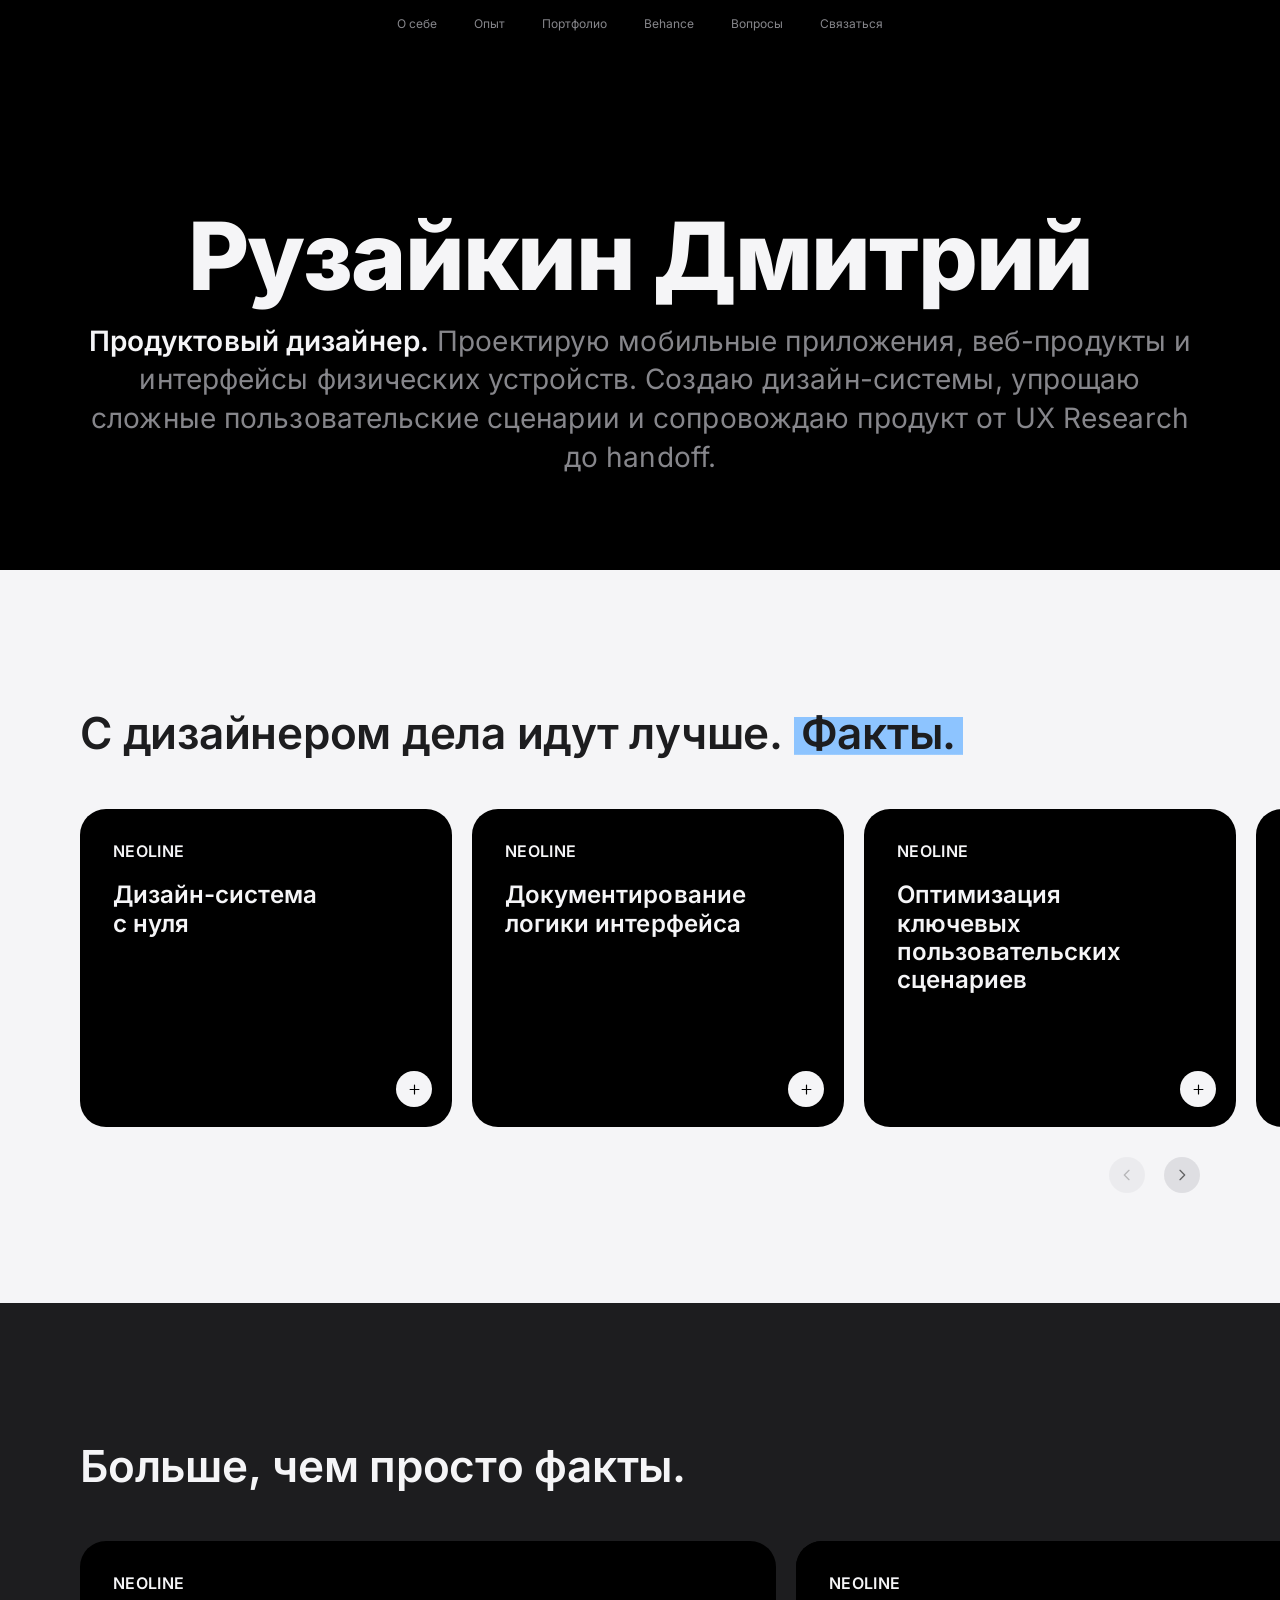
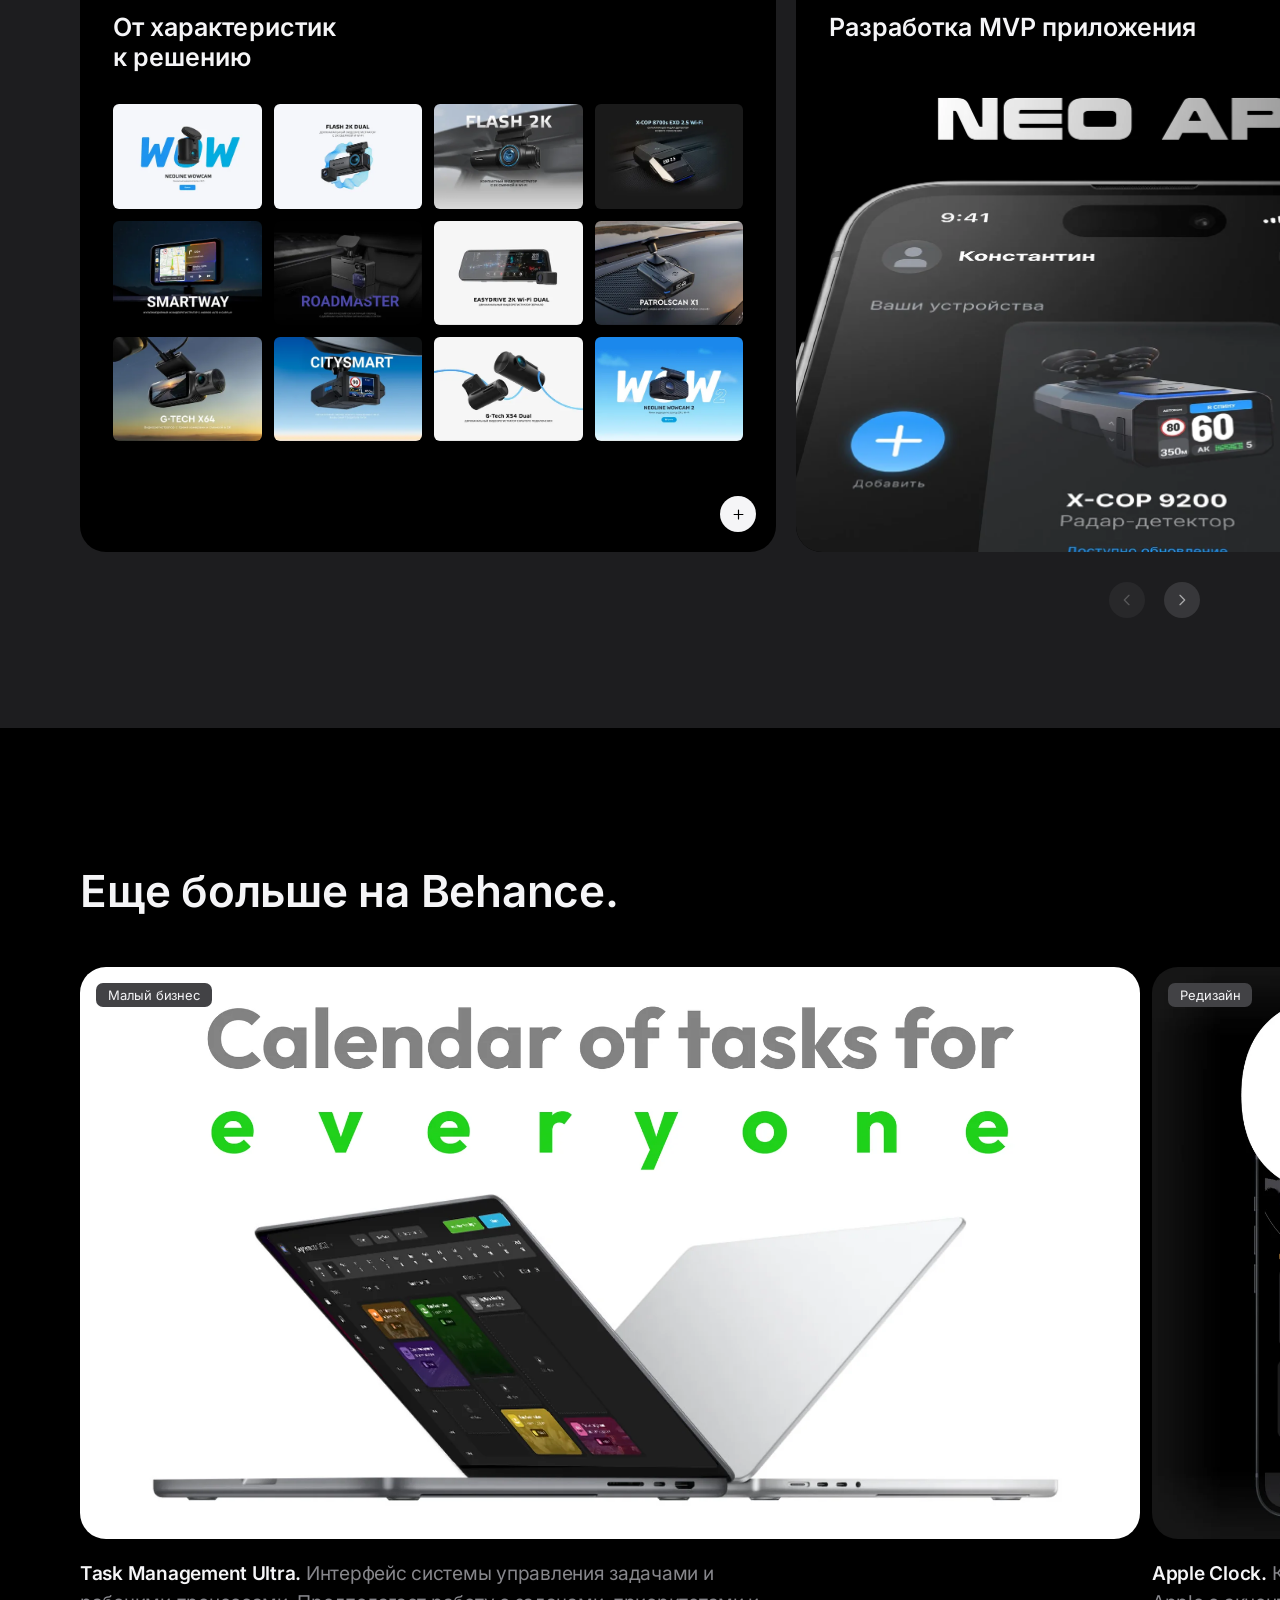
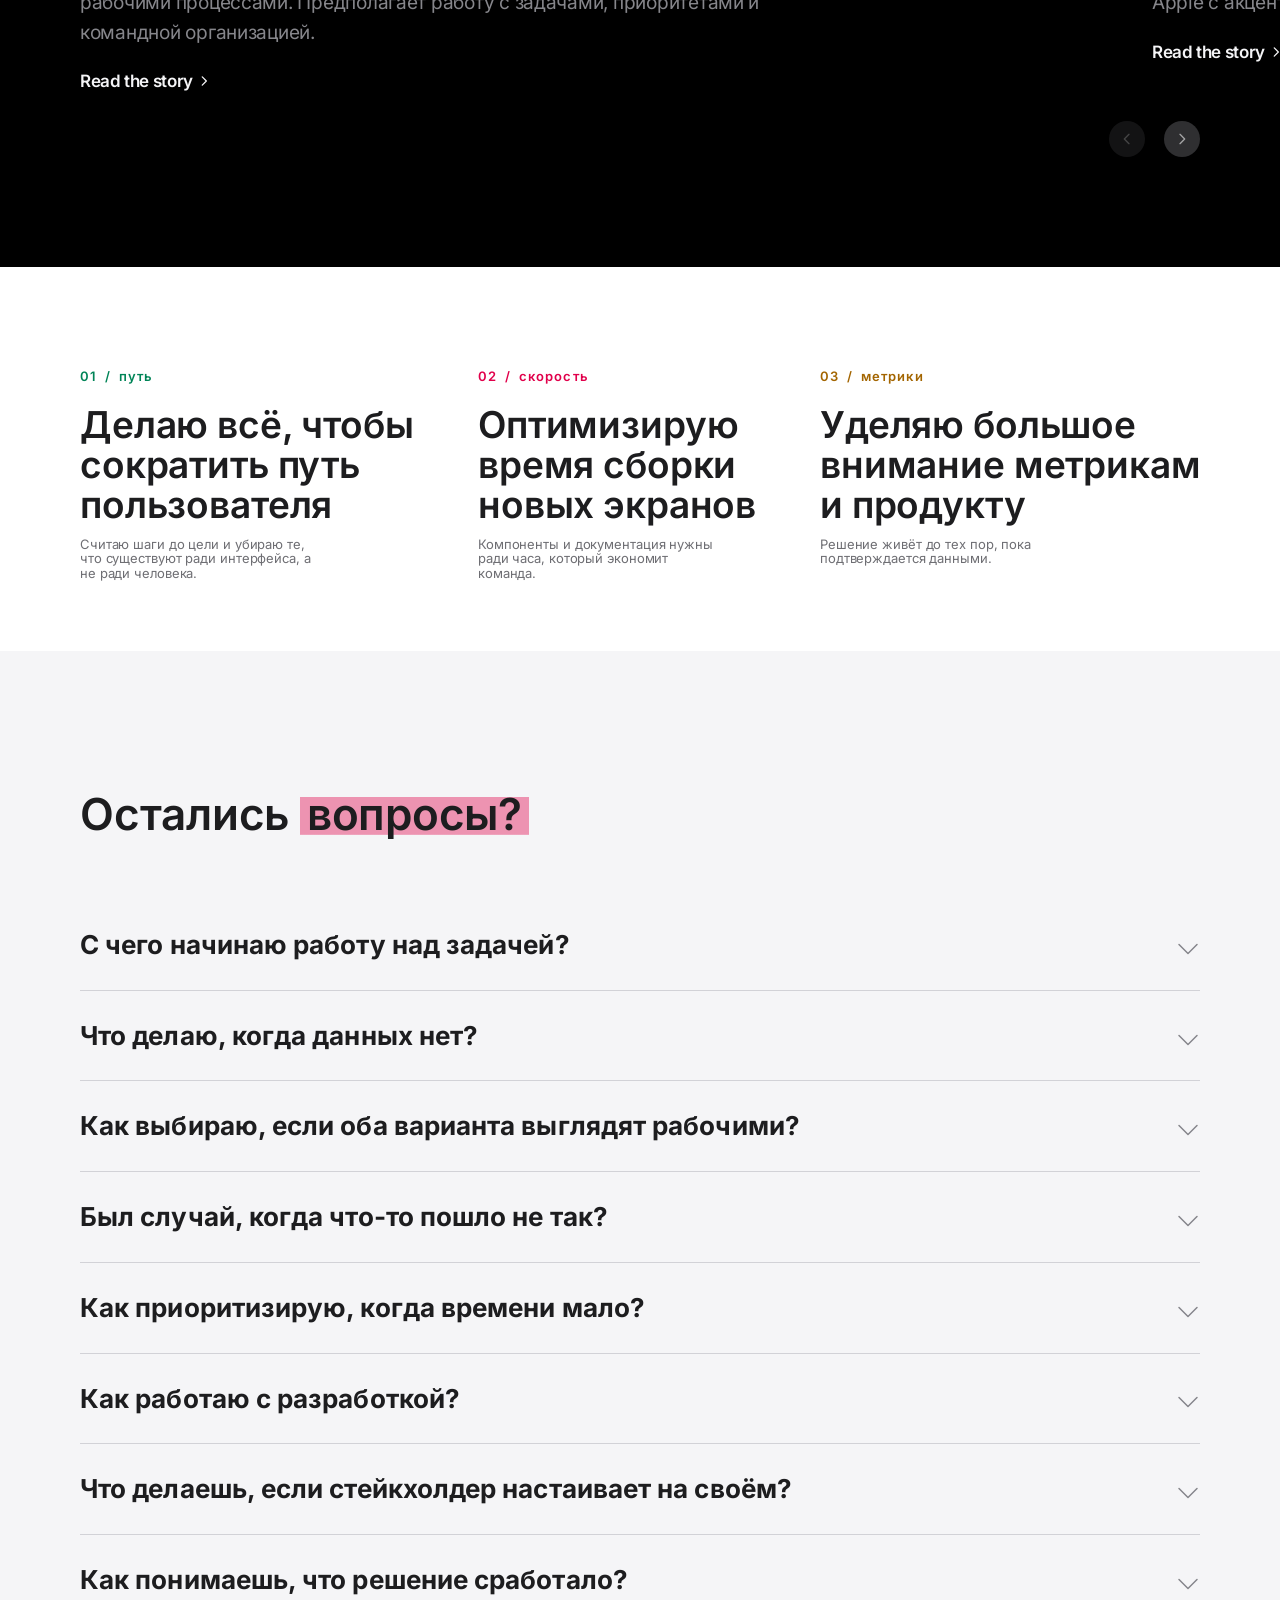
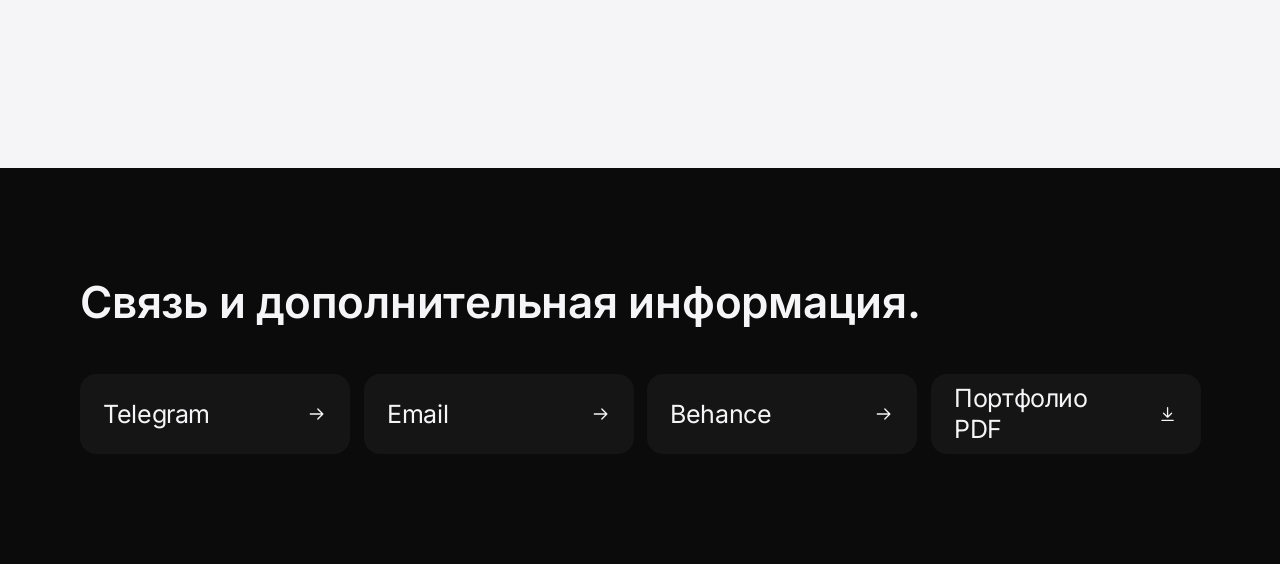
<file: index.html>
<!doctype html>
<html lang="ru" id="top">
<head>
<meta charset="utf-8">
<meta name="viewport" content="width=device-width, initial-scale=1">
<title>Рузайкин Дмитрий — продуктовый дизайнер</title>
<meta name="description" content="Продуктовый дизайнер. Проектирую мобильные приложения, веб-продукты и интерфейсы физических устройств. Дизайн-системы, сложные пользовательские сценарии, сопровождение продукта от UX Research до handoff.">
<meta name="theme-color" content="#000000">
<meta name="author" content="Рузайкин Дмитрий">
<link rel="canonical" href="https://majm1k.github.io/my_webfolio_vault_verse/">

<meta property="og:type" content="profile">
<meta property="og:locale" content="ru_RU">
<meta property="og:site_name" content="Рузайкин Дмитрий">
<meta property="og:title" content="Рузайкин Дмитрий — продуктовый дизайнер">
<meta property="og:description" content="Проектирую мобильные приложения, веб-продукты и интерфейсы физических устройств. Дизайн-системы, сложные пользовательские сценарии, сопровождение продукта от UX Research до handoff.">
<meta property="og:url" content="https://majm1k.github.io/my_webfolio_vault_verse/">
<meta property="og:image" content="https://majm1k.github.io/my_webfolio_vault_verse/img/og.png">
<meta property="og:image:width" content="1200">
<meta property="og:image:height" content="630">
<meta property="og:image:alt" content="Рузайкин Дмитрий, продуктовый дизайнер">

<meta name="twitter:card" content="summary_large_image">
<meta name="twitter:title" content="Рузайкин Дмитрий — продуктовый дизайнер">
<meta name="twitter:description" content="Мобильные приложения, веб-продукты и интерфейсы физических устройств.">
<meta name="twitter:image" content="https://majm1k.github.io/my_webfolio_vault_verse/img/og.png">

<link rel="icon" href="img/favicon.svg" type="image/svg+xml">
<link rel="apple-touch-icon" href="img/apple-touch-icon.png">
<link rel="preload" href="fonts/inter-cyrillic.woff2" as="font" type="font/woff2" crossorigin>
<link rel="stylesheet" href="css/tokens.css">
<link rel="stylesheet" href="css/base.css">
<link rel="stylesheet" href="css/components.css">
<link rel="stylesheet" href="css/sections.css">
<script>document.documentElement.classList.add('js');</script>
</head>
<body>

<a class="skip-link" href="#main">Перейти к содержанию</a>

<header class="header">
  <div class="container header__inner">
    <nav class="header__nav" aria-label="Основная навигация">
      <ul class="header__list">
        <li><a class="header__link" href="#about">О себе</a></li>
        <li><a class="header__link" href="#facts">Опыт</a></li>
        <li><a class="header__link" href="#portfolio">Портфолио</a></li>
        <li><a class="header__link" href="#behance">Behance</a></li>
        <li><a class="header__link" href="#faq">Вопросы</a></li>
        <li><a class="header__link" href="#contact">Связаться</a></li>
      </ul>
    </nav>
  </div>
</header>

<main id="main">

<!-- ============================================================
     S1 — Hero
     ============================================================ -->
<section class="hero" id="about">
  <div class="container hero__body">
    <h1 class="t-display hero__title" data-letters-split>
      Рузайкин Дмитрий
    </h1>
    <p class="t-intro hero__lead">
      <strong>Продуктовый дизайнер.</strong> Проектирую мобильные приложения, веб-продукты<br class="lead-br">
      и интерфейсы физических устройств. Создаю дизайн-системы, упрощаю сложные<br class="lead-br">
      пользовательские сценарии и сопровождаю продукт<br class="lead-br">
      от UX&nbsp;Research до&nbsp;handoff.
    </p>
  </div>
</section>

<!-- ============================================================
     S2 — Факты. Карточки переворачиваются на месте.
     ============================================================ -->
<section class="section section--light" id="facts" data-reveal-group>
  <div class="container section__head">
    <h2 class="t-h2 section__title" data-letters-split>
      С дизайнером дела идут лучше. <span class="marker marker--blue">Факты.</span>
    </h2>
  </div>

  <div class="carousel" data-carousel>
    <ul class="carousel__track" data-carousel-track tabindex="0" role="group" aria-label="Факты о работе, карусель">

      <li class="carousel__item" data-reveal>
        <article class="fact" data-flip>
          <div class="fact__inner">
            <div class="fact__face fact__face--front">
              <p class="t-eyebrow fact__eyebrow">NEOLINE</p>
              <h3 class="t-card fact__title">Дизайн-система с&nbsp;нуля</h3>
              <button class="icon-btn icon-btn--solid fact__btn" type="button" data-flip-open aria-expanded="false" aria-controls="fact-1-back">
                <span class="visually-hidden">Подробнее: дизайн-система с нуля</span>
                <svg class="icon" viewBox="0 0 24 24" aria-hidden="true"><path d="M12 5v14M5 12h14"/></svg>
              </button>
            </div>
            <div class="fact__face fact__face--back" id="fact-1-back">
              <p class="t-body-long fact__text">Собрал дизайн-систему с нуля (60+ компонентов, токены, гайдлайн) — сборка нового экрана сократилась с 4 часов до 1 часа, число несогласованных состояний в интерфейсе упало до нуля.</p>
              <button class="icon-btn icon-btn--solid fact__btn" type="button" data-flip-close>
                <span class="visually-hidden">Свернуть: дизайн-система с нуля</span>
                <svg class="icon" viewBox="0 0 24 24" aria-hidden="true"><path d="M19 12H5M11 6l-6 6 6 6"/></svg>
              </button>
            </div>
          </div>
        </article>
      </li>

      <li class="carousel__item" data-reveal>
        <article class="fact" data-flip>
          <div class="fact__inner">
            <div class="fact__face fact__face--front">
              <p class="t-eyebrow fact__eyebrow">NEOLINE</p>
              <h3 class="t-card fact__title">Документирование логики интерфейса</h3>
              <button class="icon-btn icon-btn--solid fact__btn" type="button" data-flip-open aria-expanded="false" aria-controls="fact-2-back">
                <span class="visually-hidden">Подробнее: документирование логики интерфейса</span>
                <svg class="icon" viewBox="0 0 24 24" aria-hidden="true"><path d="M12 5v14M5 12h14"/></svg>
              </button>
            </div>
            <div class="fact__face fact__face--back" id="fact-2-back">
              <p class="t-body-long fact__text">Документировал логику и правила интерфейса. Новые участники команды быстрее погружаются в продукт и работают самостоятельно.</p>
              <button class="icon-btn icon-btn--solid fact__btn" type="button" data-flip-close>
                <span class="visually-hidden">Свернуть: документирование логики интерфейса</span>
                <svg class="icon" viewBox="0 0 24 24" aria-hidden="true"><path d="M19 12H5M11 6l-6 6 6 6"/></svg>
              </button>
            </div>
          </div>
        </article>
      </li>

      <li class="carousel__item" data-reveal>
        <article class="fact" data-flip>
          <div class="fact__inner">
            <div class="fact__face fact__face--front">
              <p class="t-eyebrow fact__eyebrow">NEOLINE</p>
              <h3 class="t-card fact__title">Оптимизация ключевых пользовательских сценариев</h3>
              <button class="icon-btn icon-btn--solid fact__btn" type="button" data-flip-open aria-expanded="false" aria-controls="fact-3-back">
                <span class="visually-hidden">Подробнее: оптимизация ключевых пользовательских сценариев</span>
                <svg class="icon" viewBox="0 0 24 24" aria-hidden="true"><path d="M12 5v14M5 12h14"/></svg>
              </button>
            </div>
            <div class="fact__face fact__face--back" id="fact-3-back">
              <p class="t-body-long fact__text">Переработал 5 ключевых сценариев: путь до целевого действия сократился с 7 до 4 шагов. В usability-тестах сценарий проходили без подсказок 5 из 6 участников против 2 из 6 до правок.</p>
              <button class="icon-btn icon-btn--solid fact__btn" type="button" data-flip-close>
                <span class="visually-hidden">Свернуть: оптимизация ключевых пользовательских сценариев</span>
                <svg class="icon" viewBox="0 0 24 24" aria-hidden="true"><path d="M19 12H5M11 6l-6 6 6 6"/></svg>
              </button>
            </div>
          </div>
        </article>
      </li>

      <li class="carousel__item" data-reveal>
        <article class="fact" data-flip>
          <div class="fact__inner">
            <div class="fact__face fact__face--front">
              <p class="t-eyebrow fact__eyebrow">NEOLINE</p>
              <h3 class="t-card fact__title">Мобильное приложение для работы с видео</h3>
              <button class="icon-btn icon-btn--solid fact__btn" type="button" data-flip-open aria-expanded="false" aria-controls="fact-4-back">
                <span class="visually-hidden">Подробнее: мобильное приложение для работы с видео</span>
                <svg class="icon" viewBox="0 0 24 24" aria-hidden="true"><path d="M12 5v14M5 12h14"/></svg>
              </button>
            </div>
            <div class="fact__face fact__face--back" id="fact-4-back">
              <p class="t-body-long fact__text">Спроектировал мобильное приложение для работы с видео (просмотр, импорт, экспорт): 20+ экранов от user flow до финального UI с учётом Human Interface Guidelines.</p>
              <button class="icon-btn icon-btn--solid fact__btn" type="button" data-flip-close>
                <span class="visually-hidden">Свернуть: мобильное приложение для работы с видео</span>
                <svg class="icon" viewBox="0 0 24 24" aria-hidden="true"><path d="M19 12H5M11 6l-6 6 6 6"/></svg>
              </button>
            </div>
          </div>
        </article>
      </li>

      <li class="carousel__item" data-reveal>
        <article class="fact" data-flip>
          <div class="fact__inner">
            <div class="fact__face fact__face--front">
              <p class="t-eyebrow fact__eyebrow">NEOLINE</p>
              <h3 class="t-card fact__title">Создание бренда с нуля</h3>
              <button class="icon-btn icon-btn--solid fact__btn" type="button" data-flip-open aria-expanded="false" aria-controls="fact-5-back">
                <span class="visually-hidden">Подробнее: создание бренда с нуля</span>
                <svg class="icon" viewBox="0 0 24 24" aria-hidden="true"><path d="M12 5v14M5 12h14"/></svg>
              </button>
            </div>
            <div class="fact__face fact__face--back" id="fact-5-back">
              <p class="t-body-long fact__text">Участвовал в создании бренда с нуля: разработал логотип, визуальную айдентику и адаптировал материалы для продукта и маркетинга.</p>
              <button class="icon-btn icon-btn--solid fact__btn" type="button" data-flip-close>
                <span class="visually-hidden">Свернуть: создание бренда с нуля</span>
                <svg class="icon" viewBox="0 0 24 24" aria-hidden="true"><path d="M19 12H5M11 6l-6 6 6 6"/></svg>
              </button>
            </div>
          </div>
        </article>
      </li>

      <li class="carousel__item" data-reveal>
        <article class="fact" data-flip>
          <div class="fact__inner">
            <div class="fact__face fact__face--front">
              <p class="t-eyebrow fact__eyebrow">КОУМВИЗ</p>
              <h3 class="t-card fact__title">Разработка мобильного AR приложения</h3>
              <button class="icon-btn icon-btn--solid fact__btn" type="button" data-flip-open aria-expanded="false" aria-controls="fact-6-back">
                <span class="visually-hidden">Подробнее: разработка мобильного AR приложения</span>
                <svg class="icon" viewBox="0 0 24 24" aria-hidden="true"><path d="M12 5v14M5 12h14"/></svg>
              </button>
            </div>
            <div class="fact__face fact__face--back" id="fact-6-back">
              <p class="t-body-long fact__text">Разрабатывал мобильное приложение маркетплейса мебели с AR на SwiftUI: проектировал пользовательские сценарии, реализовывал интерфейсы для 80+ экранов.</p>
              <button class="icon-btn icon-btn--solid fact__btn" type="button" data-flip-close>
                <span class="visually-hidden">Свернуть: разработка мобильного AR приложения</span>
                <svg class="icon" viewBox="0 0 24 24" aria-hidden="true"><path d="M19 12H5M11 6l-6 6 6 6"/></svg>
              </button>
            </div>
          </div>
        </article>
      </li>

      <li class="carousel__item" data-reveal>
        <article class="fact" data-flip>
          <div class="fact__inner">
            <div class="fact__face fact__face--front">
              <p class="t-eyebrow fact__eyebrow">ФРИЛАНС</p>
              <h3 class="t-card fact__title">Полная поддержка проекта</h3>
              <button class="icon-btn icon-btn--solid fact__btn" type="button" data-flip-open aria-expanded="false" aria-controls="fact-7-back">
                <span class="visually-hidden">Подробнее: полная поддержка проекта</span>
                <svg class="icon" viewBox="0 0 24 24" aria-hidden="true"><path d="M12 5v14M5 12h14"/></svg>
              </button>
            </div>
            <div class="fact__face fact__face--back" id="fact-7-back">
              <p class="t-body-long fact__text">Вёл полный цикл: UX research, конкурентный анализ, wireframes, user flows, интерактивные прототипы, финальный UI, передача в разработку.</p>
              <button class="icon-btn icon-btn--solid fact__btn" type="button" data-flip-close>
                <span class="visually-hidden">Свернуть: полная поддержка проекта</span>
                <svg class="icon" viewBox="0 0 24 24" aria-hidden="true"><path d="M19 12H5M11 6l-6 6 6 6"/></svg>
              </button>
            </div>
          </div>
        </article>
      </li>

    </ul>

    <div class="carousel__nav">
      <button class="icon-btn carousel__arrow" type="button" data-carousel-prev disabled>
        <span class="visually-hidden">Предыдущая карточка</span>
        <svg class="icon" viewBox="0 0 24 24" aria-hidden="true"><path d="M15 5l-7 7 7 7"/></svg>
      </button>
      <button class="icon-btn carousel__arrow" type="button" data-carousel-next>
        <span class="visually-hidden">Следующая карточка</span>
        <svg class="icon" viewBox="0 0 24 24" aria-hidden="true"><path d="M9 5l7 7-7 7"/></svg>
      </button>
    </div>
  </div>
</section>


<!-- ============================================================
     S3 — Больше, чем просто факты. Раскрытие в оверлей.
     ============================================================ -->
<section class="section section--dark" id="portfolio" data-reveal-group>
  <div class="container section__head">
    <h2 class="t-h2 section__title" data-letters-split>
      Больше, чем просто факты.
    </h2>
  </div>

  <div class="carousel" data-carousel>
    <ul class="carousel__track carousel__track--wide" data-carousel-track tabindex="0" role="group" aria-label="Проекты, карусель">

      <li class="carousel__item" data-reveal>
        <!-- Кейс открывается панелью поверх сайта; href оставлен
             рабочим переходом на случай, когда скрипты недоступны.
             Превью — двенадцать лендингов кейса сеткой. -->
        <a class="story story--dark story--case" href="neoline-case.html"
           data-card-page="neoline-case.html"
           aria-haspopup="dialog" aria-controls="case-modal">
          <span class="story__face">
            <span class="t-eyebrow story__eyebrow">NEOLINE</span>
            <span class="t-card-lg story__title">От характеристик<br>к решению</span>
          </span>

          <!-- Обложки лендингов: подписи ни к чему, названия видны
               на самих экранах, поэтому сетка целиком декоративная. -->
          <span class="story__grid" aria-hidden="true">
            <img src="img/case/01-wowcam.webp" width="380" height="267" alt="" loading="lazy" decoding="async">
            <img src="img/case/02-flash-2k-dual.webp" width="380" height="267" alt="" loading="lazy" decoding="async">
            <img src="img/case/03-flash-2k.webp" width="380" height="267" alt="" loading="lazy" decoding="async">
            <img src="img/case/04-x-cop-8700s.webp" width="380" height="267" alt="" loading="lazy" decoding="async">
            <img src="img/case/05-smartway.webp" width="380" height="267" alt="" loading="lazy" decoding="async">
            <img src="img/case/06-roadmaster.webp" width="380" height="267" alt="" loading="lazy" decoding="async">
            <img src="img/case/07-easydrive.webp" width="380" height="267" alt="" loading="lazy" decoding="async">
            <img src="img/case/08-patrolscan.webp" width="380" height="267" alt="" loading="lazy" decoding="async">
            <img src="img/case/09-g-tech-x64.webp" width="380" height="267" alt="" loading="lazy" decoding="async">
            <img src="img/case/10-citysmart.webp" width="380" height="267" alt="" loading="lazy" decoding="async">
            <img src="img/case/11-g-tech-x54.webp" width="380" height="267" alt="" loading="lazy" decoding="async">
            <img src="img/case/12-wowcam-2.webp" width="380" height="267" alt="" loading="lazy" decoding="async">
          </span>

          <span class="story__btn-wrap" aria-hidden="true">
            <span class="icon-btn icon-btn--solid story__btn">
              <svg class="icon" viewBox="0 0 24 24" aria-hidden="true"><path d="M12 5v14M5 12h14"/></svg>
            </span>
          </span>
        </a>
      </li>

      <li class="carousel__item" data-reveal>
        <!-- Карточка-ссылка на разбор в PDF: без скриптов браузер
             откроет файл сам, со скриптами он ложится панелью поверх
             сайта. Обложка — первый экран макета, текст поверх неё. -->
        <a class="story story--dark story--cover" href="files/neo-app.pdf"
           data-card-sheet="neo-app-sheet"
           aria-haspopup="dialog" aria-controls="case-modal">
          <img class="story__cover" src="img/story/mvp-neo-app.webp"
               width="1400" height="1229" alt="" loading="lazy" decoding="async">

          <span class="story__face">
            <span class="t-eyebrow story__eyebrow">NEOLINE</span>
            <span class="t-card-lg story__title">Разработка MVP приложения</span>
          </span>

          <span class="story__btn-wrap" aria-hidden="true">
            <span class="icon-btn icon-btn--solid story__btn">
              <svg class="icon" viewBox="0 0 24 24" aria-hidden="true"><path d="M12 5v14M5 12h14"/></svg>
            </span>
          </span>
        </a>
      </li>

      <li class="carousel__item" data-reveal>
        <article class="story story--dark" data-card data-theme="dark">
          <div class="story__face">
            <p class="t-eyebrow story__eyebrow">NEOLINE</p>
            <h3 class="t-card-lg story__title">В разработке</h3>
            <span class="story__glyph" aria-hidden="true">?</span>
          </div>

          <div class="story__detail" id="story-3" data-card-detail>
            <p class="t-body-long">[НУЖНО] Развёрнутый текст оверлея для карточки «В разработке».</p>
          </div>

          <button class="story__control" type="button" data-card-open
                  aria-haspopup="dialog" aria-controls="story-3">
            <span class="visually-hidden">Подробнее: В разработке</span>
            <span class="story__btn-wrap" aria-hidden="true">
              <span class="icon-btn icon-btn--solid story__btn">
                <svg class="icon" viewBox="0 0 24 24" aria-hidden="true"><path d="M12 5v14M5 12h14"/></svg>
              </span>
            </span>
          </button>
        </article>
      </li>

    </ul>

    <div class="carousel__nav">
      <button class="icon-btn icon-btn--on-dark carousel__arrow" type="button" data-carousel-prev disabled>
        <span class="visually-hidden">Предыдущий проект</span>
        <svg class="icon" viewBox="0 0 24 24" aria-hidden="true"><path d="M15 5l-7 7 7 7"/></svg>
      </button>
      <button class="icon-btn icon-btn--on-dark carousel__arrow" type="button" data-carousel-next>
        <span class="visually-hidden">Следующий проект</span>
        <svg class="icon" viewBox="0 0 24 24" aria-hidden="true"><path d="M9 5l7 7-7 7"/></svg>
      </button>
    </div>
  </div>
</section>

<!-- ============================================================
     S4 — Behance. Только внешние ссылки, раскрытия нет.
     ============================================================ -->
<section class="section section--black section--behance" id="behance" data-reveal-group>
  <div class="container section__head">
    <h2 class="t-h2 section__title" data-letters-split>Еще больше на Behance.</h2>
  </div>

  <div class="carousel" data-carousel>
    <ul class="carousel__track carousel__track--full" data-carousel-track tabindex="0" role="group" aria-label="Проекты на Behance, карусель">

      <li class="carousel__item" data-reveal>
        <article class="project">
          <div class="project__cover">
            <img src="img/behance/1-task-management-ultra.webp" width="2000" height="1079" alt="Обложка проекта Task Management Ultra" loading="lazy" decoding="async">
            <span class="chip project__chip">Малый бизнес</span>
          </div>
          <div class="project__body">
            <p class="t-lede project__text">
              <strong class="project__name">Task Management Ultra.</strong>
              Интерфейс системы управления задачами и рабочими процессами. Предполагает работу с задачами, приоритетами и командной организацией.
            </p>
            <a class="link project__link" href="https://www.behance.net/gallery/156421133/Task-Manager-App" target="_blank" rel="noopener noreferrer">
              Read the story
              <svg class="icon icon--sm" viewBox="0 0 24 24" aria-hidden="true"><path d="M9 5l7 7-7 7"/></svg>
              <span class="visually-hidden">— проект Task Management Ultra на Behance, откроется в новой вкладке</span>
            </a>
          </div>
        </article>
      </li>

      <li class="carousel__item" data-reveal>
        <article class="project">
          <div class="project__cover">
            <img src="img/behance/2-apple-clock.webp" width="2000" height="1079" alt="Обложка проекта Apple Clock" loading="lazy" decoding="async">
            <span class="chip project__chip">Редизайн</span>
          </div>
          <div class="project__body">
            <p class="t-lede project__text">
              <strong class="project__name">Apple Clock.</strong>
              Концептуальный редизайн стандартного приложения «Часы» от Apple с акцентом на переосмысление существующего интерфейса.
            </p>
            <a class="link project__link" href="https://www.behance.net/gallery/156420673/Apple-Clock-Redesign" target="_blank" rel="noopener noreferrer">
              Read the story
              <svg class="icon icon--sm" viewBox="0 0 24 24" aria-hidden="true"><path d="M9 5l7 7-7 7"/></svg>
              <span class="visually-hidden">— проект Apple Clock на Behance, откроется в новой вкладке</span>
            </a>
          </div>
        </article>
      </li>

      <li class="carousel__item" data-reveal>
        <article class="project">
          <div class="project__cover">
            <img src="img/behance/3-food-delivery.webp" width="2000" height="1079" alt="Обложка проекта Food Delivery" loading="lazy" decoding="async">
            <span class="chip project__chip">Малый бизнес</span>
          </div>
          <div class="project__body">
            <p class="t-lede project__text">
              <strong class="project__name">Food Delivery.</strong>
              Концепция приложения для заказа и доставки еды. Основные сценарии связаны с выбором блюд, оформлением заказа и доставкой.
            </p>
            <a class="link project__link" href="https://www.behance.net/gallery/156417745/Food-Delivery-App-Design" target="_blank" rel="noopener noreferrer">
              Read the story
              <svg class="icon icon--sm" viewBox="0 0 24 24" aria-hidden="true"><path d="M9 5l7 7-7 7"/></svg>
              <span class="visually-hidden">— проект Food Delivery на Behance, откроется в новой вкладке</span>
            </a>
          </div>
        </article>
      </li>

      <li class="carousel__item" data-reveal>
        <article class="project">
          <div class="project__cover">
            <img src="img/behance/4-music-player.webp" width="2000" height="1079" alt="Обложка проекта Music Player App" loading="lazy" decoding="async">
            <span class="chip project__chip">Малый бизнес</span>
          </div>
          <div class="project__body">
            <p class="t-lede project__text">
              <strong class="project__name">Music Player App.</strong>
              Концепция мобильного музыкального плеера с экранами воспроизведения и управления музыкой.
            </p>
            <a class="link project__link" href="https://www.behance.net/gallery/156420779/Music-Player-App-Design" target="_blank" rel="noopener noreferrer">
              Read the story
              <svg class="icon icon--sm" viewBox="0 0 24 24" aria-hidden="true"><path d="M9 5l7 7-7 7"/></svg>
              <span class="visually-hidden">— проект Music Player App на Behance, откроется в новой вкладке</span>
            </a>
          </div>
        </article>
      </li>

      <li class="carousel__item" data-reveal>
        <article class="project">
          <div class="project__cover">
            <img src="img/behance/5-task-manager.webp" width="2000" height="1079" alt="Обложка проекта Task Manager App" loading="lazy" decoding="async">
            <span class="chip project__chip">Малый бизнес</span>
          </div>
          <div class="project__body">
            <p class="t-lede project__text">
              <strong class="project__name">Task Manager App.</strong>
              Более компактная концепция приложения для личного управления задачами.
            </p>
            <a class="link project__link" href="https://www.behance.net/gallery/186429049/Task-Management-App-Design" target="_blank" rel="noopener noreferrer">
              Read the story
              <svg class="icon icon--sm" viewBox="0 0 24 24" aria-hidden="true"><path d="M9 5l7 7-7 7"/></svg>
              <span class="visually-hidden">— проект Task Manager App на Behance, откроется в новой вкладке</span>
            </a>
          </div>
        </article>
      </li>

    </ul>

    <div class="carousel__nav">
      <button class="icon-btn icon-btn--on-dark carousel__arrow" type="button" data-carousel-prev disabled>
        <span class="visually-hidden">Предыдущий проект</span>
        <svg class="icon" viewBox="0 0 24 24" aria-hidden="true"><path d="M15 5l-7 7 7 7"/></svg>
      </button>
      <button class="icon-btn icon-btn--on-dark carousel__arrow" type="button" data-carousel-next>
        <span class="visually-hidden">Следующий проект</span>
        <svg class="icon" viewBox="0 0 24 24" aria-hidden="true"><path d="M9 5l7 7-7 7"/></svg>
      </button>
    </div>
  </div>
</section>

<!-- ============================================================
     S5 — Принципы, три колонки
     ============================================================ -->
<section class="section section--white section--principles" id="principles">
  <h2 class="visually-hidden">Принципы работы</h2>
  <div class="container">
    <ul class="principles reveal-shift" data-reveal-group>
      <li class="principle" data-reveal>
        <p class="t-caption principle__num principle__num--1">01&nbsp;&nbsp;/&nbsp;&nbsp;путь</p>
        <h3 class="t-h3 principle__title">Делаю всё, чтобы <br>сократить путь <br>пользователя</h3>
        <p class="t-small principle__text">Считаю шаги до цели и убираю те, что существуют ради интерфейса, а не ради человека.</p>
      </li>
      <li class="principle" data-reveal>
        <p class="t-caption principle__num principle__num--2">02&nbsp;&nbsp;/&nbsp;&nbsp;скорость</p>
        <h3 class="t-h3 principle__title">Оптимизирую <br>время сборки <br>новых экранов</h3>
        <p class="t-small principle__text">Компоненты и документация нужны ради часа, который экономит команда.</p>
      </li>
      <li class="principle" data-reveal>
        <p class="t-caption principle__num principle__num--3">03&nbsp;&nbsp;/&nbsp;&nbsp;метрики</p>
        <h3 class="t-h3 principle__title">Уделяю большое <br>внимание метрикам <br>и продукту</h3>
        <p class="t-small principle__text">Решение живёт до тех пор, пока подтверждается данными.</p>
      </li>
    </ul>
  </div>
</section>

<!-- ============================================================
     S6 — FAQ
     ============================================================ -->
<section class="section section--light section--faq" id="faq" data-reveal-group>
  <div class="container">
    <div class="section__head faq__head">
      <h2 class="t-h2 section__title" data-letters-split>
        Остались <span class="marker marker--pink">вопросы?</span>
      </h2>
    </div>

    <ul class="faq" data-reveal>
      <li><details class="qa" name="faq">
        <summary class="qa__q"><span class="t-question qa__label">С чего начинаю работу над задачей?</span><span class="qa__chevron" aria-hidden="true"><svg viewBox="0 0 24 24"><path d="M3 8.5l9 9 9-9"/></svg></span></summary>
        <div class="qa__body"><div class="qa__inner"><p class="t-body-long">С вопроса, что считаем успехом. Если ответа нет, формулирую сам и иду с ним к тому, кто ставил задачу: какая метрика или какое поведение должно измениться. Без этого макет обсуждают по вкусу. Потом смотрю, как задачу решают сейчас: аналитика, обращения в поддержку, разговоры с теми, кто пользуется этим каждый день. Обычно на четвёртом разговоре начинаешь слышать одно и то же, там и можно останавливаться.</p></div></div>
      </details></li>

      <li><details class="qa" name="faq">
        <summary class="qa__q"><span class="t-question qa__label">Что делаю, когда данных нет?</span><span class="qa__chevron" aria-hidden="true"><svg viewBox="0 0 24 24"><path d="M3 8.5l9 9 9-9"/></svg></span></summary>
        <div class="qa__body"><div class="qa__inner"><p class="t-body-long">Формулирую гипотезу так, чтобы её можно было опровергнуть, и ищу самый дешёвый способ проверки. Часто это пять коридорных тестов за день. Исследование они не заменяют, но грубые ошибки ловят до того, как в них вложится разработка.</p></div></div>
      </details></li>

      <li><details class="qa" name="faq">
        <summary class="qa__q"><span class="t-question qa__label">Как выбираю, если оба варианта выглядят рабочими?</span><span class="qa__chevron" aria-hidden="true"><svg viewBox="0 0 24 24"><path d="M3 8.5l9 9 9-9"/></svg></span></summary>
        <div class="qa__body"><div class="qa__inner"><p class="t-body-long">Считаю стоимость ошибки. При сопоставимом результате беру тот, который проще откатить и дешевле поддерживать через полгода: меньше состояний, меньше исключений в коде. Если разница важна для бизнеса, приношу оба и показываю, чем платим в каждом случае.</p></div></div>
      </details></li>

      <li><details class="qa" name="faq">
        <summary class="qa__q"><span class="t-question qa__label">Был случай, когда что-то пошло не так?</span><span class="qa__chevron" aria-hidden="true"><svg viewBox="0 0 24 24"><path d="M3 8.5l9 9 9-9"/></svg></span></summary>
        <div class="qa__body"><div class="qa__inner"><p class="t-body-long">Был. В приложении для видеорегистратора я собрал настройки по логике устройства, а не по частоте использования. Получилось семь разделов, и на тесте люди просто не находили нужный пункт. Экран я потом разобрал: три частых действия наверх, остальное уровнем ниже. Но ошибка случилась раньше, когда я сел рисовать, не проверив структуру. Теперь навигацию проверяю на кликабельном прототипе до макетов, это день работы.</p></div></div>
      </details></li>

      <li><details class="qa" name="faq">
        <summary class="qa__q"><span class="t-question qa__label">Как приоритизирую, когда времени мало?</span><span class="qa__chevron" aria-hidden="true"><svg viewBox="0 0 24 24"><path d="M3 8.5l9 9 9-9"/></svg></span></summary>
        <div class="qa__body"><div class="qa__inner"><p class="t-body-long">Сначала то, что ломает основной сценарий. Потом то, что дорого переделывать: структура, состояния, тексты ошибок. Остальное уходит в бэклог с одной строкой: почему отложили и при каком условии вернёмся.</p></div></div>
      </details></li>

      <li><details class="qa" name="faq">
        <summary class="qa__q"><span class="t-question qa__label">Как работаю с разработкой?</span><span class="qa__chevron" aria-hidden="true"><svg viewBox="0 0 24 24"><path d="M3 8.5l9 9 9-9"/></svg></span></summary>
        <div class="qa__body"><div class="qa__inner"><p class="t-body-long">Прихожу с состояниями и краевыми случаями до того, как их спросят: модальные окна, диалоги, алерты, Loading states, empty states, error screens. Логику держу рядом с макетом, чтобы ответ находили без меня. После передачи не пропадаю: смотрю сборку и разбираю спорные места по ходу, а не через две недели на ревью. Если разработчик предлагает вариант проще, обычно остаётся его вариант.</p></div></div>
      </details></li>

      <li><details class="qa" name="faq">
        <summary class="qa__q"><span class="t-question qa__label">Что делаешь, если стейкхолдер настаивает на своём?</span><span class="qa__chevron" aria-hidden="true"><svg viewBox="0 0 24 24"><path d="M3 8.5l9 9 9-9"/></svg></span></summary>
        <div class="qa__body"><div class="qa__inner"><p class="t-body-long">Спрашиваю, какую проблему он закрывает. Дальше этого спор часто не идёт: выясняется, что проблема решается дешевле. Если позиции всё-таки разошлись, предлагаю проверить, а не переспорить. А когда решение принято не моё, делаю его хорошо и записываю, по какому признаку поймём, что ошиблись.</p></div></div>
      </details></li>

      <li><details class="qa" name="faq">
        <summary class="qa__q"><span class="t-question qa__label">Как понимаешь, что решение сработало?</span><span class="qa__chevron" aria-hidden="true"><svg viewBox="0 0 24 24"><path d="M3 8.5l9 9 9-9"/></svg></span></summary>
        <div class="qa__body"><div class="qa__inner"><p class="t-body-long">Договариваюсь заранее, что смотрим и когда. Через две-три недели после релиза возвращаюсь к цифрам и к обращениям в поддержку. Если не сработало, говорю сам, не дожидаясь, пока спросят.</p></div></div>
      </details></li>
    </ul>
  </div>
</section>

</main>

<!-- ============================================================
     S7 — Футер
     ============================================================ -->
<footer class="section section--footer footer" id="contact" data-reveal-group>
  <div class="container">
    <h2 class="t-h2 section__title footer__title" data-letters-split>Связь и дополнительная информация.</h2>
    <ul class="footer__links reveal-shift">
      <li data-reveal>
        <a class="ctl" href="https://t.me/majm1k" target="_blank" rel="noopener noreferrer">
          <span class="ctl__label">Telegram</span>
          <svg class="icon icon--sm ctl__icon" viewBox="0 0 24 24" aria-hidden="true"><path d="M4 12h15M13 6l6 6-6 6"/></svg>
          <span class="visually-hidden">откроется в новой вкладке</span>
        </a>
      </li>
      <li data-reveal>
        <a class="ctl" href="mailto:ru.zaykin@mail.ru">
          <span class="ctl__label">Email</span>
          <svg class="icon icon--sm ctl__icon" viewBox="0 0 24 24" aria-hidden="true"><path d="M4 12h15M13 6l6 6-6 6"/></svg>
        </a>
      </li>
      <li data-reveal>
        <a class="ctl" href="https://behance.net/Majm1k" target="_blank" rel="noopener noreferrer">
          <span class="ctl__label">Behance</span>
          <svg class="icon icon--sm ctl__icon" viewBox="0 0 24 24" aria-hidden="true"><path d="M4 12h15M13 6l6 6-6 6"/></svg>
          <span class="visually-hidden">откроется в новой вкладке</span>
        </a>
      </li>
      <li data-reveal>
        <a class="ctl ctl--file" href="files/rezume.pdf" download>
          <span class="ctl__label">Портфолио PDF</span>
          <svg class="icon icon--sm ctl__icon" viewBox="0 0 24 24" aria-hidden="true"><path d="M12 4v12M7 11l5 5 5-5M5 20h14"/></svg>
          <span class="visually-hidden">скачать файл</span>
        </a>
      </li>
    </ul>
  </div>
</footer>

<!-- Разбор MVP: длинная страница макета, нарезанная на куски.
     Панель собирает их в одно полотно, сам PDF лежит в files/. -->
<template id="neo-app-sheet">
  <img class="modal__sheet" src="img/neo-app/01.webp" width="2294" height="1505"
       alt="" loading="eager" decoding="async">
  <img class="modal__sheet" src="img/neo-app/02.webp" width="2294" height="1505"
       alt="" loading="lazy" decoding="async">
  <img class="modal__sheet" src="img/neo-app/03.webp" width="2294" height="1505"
       alt="" loading="lazy" decoding="async">
  <img class="modal__sheet" src="img/neo-app/04.webp" width="2294" height="1505"
       alt="" loading="lazy" decoding="async">
  <img class="modal__sheet" src="img/neo-app/05.webp" width="2294" height="1505"
       alt="" loading="lazy" decoding="async">
  <img class="modal__sheet" src="img/neo-app/06.webp" width="2294" height="1505"
       alt="" loading="lazy" decoding="async">

  <!-- Текстовая часть макета набрана разметкой, а не картинкой:
       так она читается с экрана любого размера и ищется поиском. -->
  <section class="sheet">
    <div class="sheet__inner">
      <h2 class="t-h2 sheet__title">Приложение для управления автомобильными устройствами</h2>
      <p class="t-eyebrow sheet__eyebrow">Описание визуальной концепции</p>

      <dl class="sheet__defs">
        <div class="sheet__def">
          <dt class="t-card sheet__term">Ключевая идея</dt>
          <dd class="t-body-long sheet__text">Единый цифровой центр управления автомобильной
            системой безопасности. Основой становится Dark First UI, карточная архитектура,
            точечный синий акцент и ощущения физического устройства внутри цифрового
            пространства, отсылающая к NEO UI.</dd>
        </div>
        <div class="sheet__def">
          <dt class="t-card sheet__term">Визуальная философия</dt>
          <dd class="t-body-long sheet__text">Дизайн должен восприниматься как
            companion-приложение для автомобиля, совмещённое с цифровой приборной
            панелью автомобиля.</dd>
        </div>
        <div class="sheet__def">
          <dt class="t-card sheet__term">Визуальный характер</dt>
          <dd class="sheet__text">
            <ul class="t-body-long sheet__points">
              <li><b>Технологичность</b> — интерфейс показывает сложные данные простыми
                визуальными блоками.</li>
              <li><b>Премиальность</b> — много воздуха, аккуратная типографика, качественные
                рендеры устройств и сдержанная палитра.</li>
              <li><b>Контроль</b> — каждое важное состояние считывается за секунду,
                а основное действие очевидно.</li>
            </ul>
          </dd>
        </div>
        <div class="sheet__def">
          <dt class="t-card sheet__term">Правило акцента</dt>
          <dd class="t-body-long sheet__text">Синий не должен использоваться повсеместно.
            Он появляется там, где система хочет сказать пользователю: «это сейчас важно».</dd>
        </div>
        <div class="sheet__def">
          <dt class="t-card sheet__term">Карточная архитектура</dt>
          <dd class="t-body-long sheet__text">Базовый строительный элемент продукта. Каждый
            самостоятельный объект получает собственную поверхность: одинаковые внутренние
            отступы, единая система скруглений, одинаковая логика заголовка и метаданных.
            Это позволяет добавлять новые типы устройств и функций без визуального разрыва.</dd>
        </div>
      </dl>

      <p class="sheet__rule">
        <span class="t-eyebrow sheet__eyebrow">Главный принцип</span>
        <span class="t-intro sheet__principle">Не перегружать интерфейс «технологичностью».</span>
      </p>

      <h3 class="t-h3 sheet__sub">Итоговый визуальный образ интерфейса должен находиться
        на пересечении нескольких эстетик.</h3>

      <table class="sheet__table">
        <thead>
          <tr>
            <th class="t-eyebrow" scope="col">Источник</th>
            <th class="t-eyebrow" scope="col">Что берём</th>
          </tr>
        </thead>
        <tbody class="t-body-long">
          <tr><th scope="row">iOS</th><td>Чистоту, иерархию, плавность</td></tr>
          <tr><th scope="row">Автомобильная приборная панель</th><td>Крупные показатели, статусность, функциональность</td></tr>
          <tr><th scope="row">Профессиональное оборудование</th><td>Точность, информацию, контроль</td></tr>
          <tr><th scope="row">Media center</th><td>Видео, timeline, карты, контентные карточки</td></tr>
        </tbody>
      </table>

      <p class="t-intro sheet__outro">Всё это позволит сохранить характер уже представленного
        интерфейса и при этом превратить его в единую масштабируемую дизайн-систему
        для всей экосистемы устройств.</p>
    </div>
  </section>
</template>

<!-- Панель поверх страницы для блока «Больше, чем просто факты» -->
<div class="modal" id="case-modal" data-modal hidden>
  <div class="modal__scrim" data-modal-scrim></div>
  <div class="modal__panel" role="dialog" aria-modal="true" aria-labelledby="modal-title" data-modal-panel>
    <button class="modal__close" type="button" data-modal-close>
      <span class="visually-hidden">Закрыть</span>
      <span class="modal__close-icon" aria-hidden="true">
        <svg class="icon" viewBox="0 0 24 24"><path d="M6 6l12 12M18 6L6 18"/></svg>
      </span>
    </button>
    <div class="modal__inner">
      <p class="t-eyebrow modal__eyebrow" data-modal-eyebrow></p>
      <h2 class="t-h2 modal__title" id="modal-title" data-modal-title></h2>
      <div class="modal__surface t-body-long" data-modal-body></div>
    </div>
    <!-- Сюда грузится отдельная страница кейса или просмотрщик PDF:
         панель в этом режиме без полей, содержимое занимает её целиком. -->
    <div class="modal__page" data-modal-page hidden></div>
  </div>
</div>

<script type="module" src="js/main.js"></script>
</body>
</html>
</file>
<file: css/tokens.css>
/* ============================================================
   tokens.css — все переменные проекта
   Кегли, цвета и радиусы — с макета.
   Сетка, брейкпоинты, кривые и длительности — apple-reference.md.
   ============================================================ */

/* ---------- Шрифт ---------- */

@font-face {
  font-family: 'Inter';
  font-style: normal;
  font-weight: 400 800;
  font-display: swap;
  src: url('../fonts/inter-cyrillic.woff2') format('woff2');
  unicode-range: U+0301, U+0400-045F, U+0490-0491, U+04B0-04B1, U+2116;
}

@font-face {
  font-family: 'Inter';
  font-style: normal;
  font-weight: 400 800;
  font-display: swap;
  src: url('../fonts/inter-latin.woff2') format('woff2');
  unicode-range: U+0000-00FF, U+0131, U+0152-0153, U+02BB-02BC, U+02C6, U+02DA,
    U+02DC, U+0304, U+0308, U+0329, U+2000-206F, U+20AC, U+2122, U+2191, U+2193,
    U+2212, U+2215, U+FEFF, U+FFFD;
}

@font-face {
  font-family: 'Inter';
  font-style: normal;
  font-weight: 400 800;
  font-display: swap;
  src: url('../fonts/inter-latin-ext.woff2') format('woff2');
  unicode-range: U+0100-02BA, U+02BD-02C5, U+02C7-02CC, U+02CE-02D7, U+02DD-02FF,
    U+0304, U+0308, U+0329, U+1D00-1DBF, U+1E00-1E9F, U+1EF2-1EFF, U+2020,
    U+20A0-20AB, U+20AD-20C0, U+2113, U+2C60-2C7F, U+A720-A7FF;
}

:root {
  --font-sans: 'Inter', system-ui, -apple-system, 'Segoe UI', Roboto, Arial, sans-serif;

  /* ---------- Цвет: поверхности ---------- */
  /* Все значения сняты пипеткой с макета. */
  --c-black: #000000;
  --c-surface-dark: #1d1d1f;
  --c-surface-light: #f5f5f7;
  --c-white: #ffffff;
  --c-footer: #0b0b0b;
  --c-card-dark: #000000;

  /* ---------- Цвет: текст ---------- */
  --c-text: #1d1d1f;
  --c-text-muted: #6e6e73;
  --c-text-inv: #f5f5f7;
  --c-text-inv-muted: #86868b;

  /* ---------- Цвет: акценты ---------- */
  --c-marker-blue: #8dc4ff;
  --c-marker-pink: #ed93b1;

  /* Цвета букв заголовка первого экрана. Первые два — те же маркеры,
     что за словами «Факты.» и «вопросы?», остальные подобраны к ним
     в том же мягком регистре: в макете такого блока нет, и брать
     открытые основные цвета значило бы спорить со всей страницей. */
  --c-letter-0: #8dc4ff;
  --c-letter-1: #ed93b1;
  --c-letter-2: #7bd88f;
  --c-letter-3: #f5c451;
  --c-letter-4: #ff8a73;

  /* Те же оттенки, но плотнее — для заголовков на светлом фоне.
     Исходные подобраны к чёрному и на #f5f5f7 почти не читаются:
     буква пропадала бы на середине анимации. */
  --c-letter-dark-0: #2f7fd0;
  --c-letter-dark-1: #c4557d;
  --c-letter-dark-2: #3f9e5c;
  --c-letter-dark-3: #b8860f;
  --c-letter-dark-4: #d4553c;
  --c-chip: #424245;
  --c-footer-btn: #151515;

  /* Кнопка «+» на карточке — .tile-button из overview.built.css.
     На тёмной карточке светлая, на светлой тёмная. */
  --tile-btn-bg: #f5f5f7;
  --tile-btn-bg-hover: #ffffff;
  --tile-btn-bg-active: #ededf2;
  --tile-btn-icon: #000000;
  --tile-btn-bg-inv: #1d1d1f;
  --tile-btn-bg-inv-hover: #272729;
  --tile-btn-bg-inv-active: #18181a;
  --tile-btn-icon-inv: #ffffff;

  /* Стрелки каруселей — .paddlenav из overview.built.css */
  --paddle-bg: rgba(210, 210, 215, 0.64);
  --paddle-bg-hover: rgba(223, 223, 227, 0.6976);
  --paddle-bg-active: rgba(193, 193, 198, 0.6544);
  --paddle-arrow: rgba(0, 0, 0, 0.56);
  --paddle-arrow-hover: rgba(0, 0, 0, 0.64);
  --paddle-bg-dark: rgba(66, 66, 69, 0.72);
  --paddle-bg-dark-hover: rgba(73, 73, 76, 0.7256);
  --paddle-bg-dark-active: rgba(57, 57, 60, 0.7424);
  --paddle-arrow-dark: rgba(255, 255, 255, 0.56);
  --paddle-arrow-dark-hover: rgba(255, 255, 255, 0.64);
  --disabled-opacity: 0.42;

  --c-num-1: #008457; /* 01 / путь */
  --c-num-2: #e1004b; /* 02 / скорость */
  --c-num-3: #a36500; /* 03 / метрики */

  /* ---------- Цвет: линии и подложки ---------- */
  --c-hairline: #d2d2d7;
  --c-hairline-inv: rgba(255, 255, 255, 0.14);
  --c-scrim: rgba(0, 0, 0, 0.48);
  --c-control: rgba(0, 0, 0, 0.09);
  --c-control-hover: rgba(0, 0, 0, 0.15);
  --c-control-inv: rgba(255, 255, 255, 0.1);
  --c-control-inv-hover: rgba(255, 255, 255, 0.18);
  --c-focus: #0071e3;

  /* ---------- Типографика ----------
     Две зависимости из референса переносятся как есть:
     трекинг меняет знак с кеглем (−0.015em у 96px → +0.011em у 21px),
     межстрочный сжимается с ростом кегля (1.04 у 96px → 1.38 у 21px).
     Трекинг сдвинут на −0.003em относительно таблицы: у Inter
     метрики шире SF Pro.                                              */

  --fs-display: 94px;   --lh-display: 1.04;   --ls-display: -0.018em;
  --fs-h2: 44px;        --lh-h2: 1.08;        --ls-h2: -0.006em;
  --fs-h3: 37px;        --lh-h3: 1.08;        --ls-h3: -0.004em;
  --fs-card-lg: 25px;   --lh-card-lg: 1.18;   --ls-card-lg: 0.002em;
  --fs-card: 24px;      --lh-card: 1.18;      --ls-card: 0.002em;
  --fs-question: 26px;  --lh-question: 1.22;  --ls-question: 0.003em;
  --fs-intro: 28px;     --lh-intro: 1.38;     --ls-intro: 0.004em;
  --fs-lede: 19px;      --lh-lede: 1.53;      --ls-lede: -0.014em;
  --fs-ctl: 25px;
  --fs-body: 17px;      --lh-body: 1.24;      --ls-body: -0.022em;
  --fs-body-long: 17px; --lh-body-long: 1.47; --ls-body-long: -0.022em;
  --fs-small: 13px;     --lh-small: 1.1;      --ls-small: -0.008em;
  --fs-eyebrow: 16px;   --lh-eyebrow: 1.2;    --ls-eyebrow: 0.02em;
  --fs-caption: 13px;   --lh-caption: 1.33;   --ls-caption: 0.08em;
  --fs-nav: 12px;

  --fw-regular: 400;
  --fw-semibold: 600;
  --fw-heavy: 800;

  --measure: 60ch;

  /* ---------- Сетка ---------- */
  /* Сетка ровно как в overview.built.css:
     --responsive-content-width: min(--global-content-max-width, 87.5%)
     --responsive-gutter-width: calc(50% - --responsive-content-width / 2) */
  --content-max: 1260px;
  --hero-max: 1680px;
  --content-w: min(var(--content-max), 87.5%);
  --gutter: 6.25%;   /* (100% - 87.5%) / 2 — поле до контента */
  --rail: max(6.25%, calc((100% - var(--content-max)) / 2));

  /* ---------- Отступы ---------- */
  --space-1: 4px;
  --space-2: 8px;
  --space-3: 12px;
  --space-4: 16px;
  --space-5: 20px;
  --space-6: 24px;
  --space-8: 32px;
  --space-10: 40px;
  --space-12: 48px;
  --space-16: 64px;
  --space-20: 80px;
  --space-30: 120px;
  --space-40: 160px;

  --section-pad-top: 140px;
  --section-pad-bottom: 110px;
  --section-gap: 51px;      /* заголовок → карусель */
  --card-gap: 20px;
  --arrows-gap: 30px;       /* карусель → стрелки */

  --header-h: 46px;

  /* Размеры карточек — с макета */
  --fact-w: 372px;
  --fact-h: 318px;
  --fact-title-w: 250px;
  --story-title-w: 300px;
  --story-w: 696px;
  --story-h: 611px;
  --card-pad: 33px;
  --card-btn: 36px;
  --card-btn-inset: 20px;
  --arrow-size: 36px;
  --project-w: 1060px;
  --project-gap: 12px;
  --arrow-gap: 19px;

  --card-scale: 1.015;      /* подъём карточки под курсором */

  /* ---------- Радиусы ---------- */
  --radius-card: 26px;
  --radius-card-lg: 26px;
  --radius-chip: 7px;
  --radius-shot: 6px;       /* обложки лендингов в превью кейса */
  --radius-button: 16px;
  --radius-marker: 0px;
  --radius-round: 50%;
  --radius-pill: 999px;

  /* ---------- Кривые ---------- */
  --ease-main: cubic-bezier(0.4, 0, 0.6, 1);      /* переходы состояний */
  --ease-soft: cubic-bezier(0.25, 0.1, 0.3, 1);   /* мягкая, фоны */
  --ease-card: cubic-bezier(0, 0, 0.5, 1);        /* ховер карточек */
  --ease-enter: cubic-bezier(0.23, 1, 0.32, 1);   /* появление */
  /* easeInOutQuad — именно её ставит модуль StaggeredFadeIn
     в main.built.js для появления при скролле */
  --ease-stagger: cubic-bezier(0.45, 0, 0.55, 1);
  /* С перелётом: буква проскакивает нормальный размер и возвращается.
     Своя, не из исходников Apple — там такого приёма нет. */
  --ease-back: cubic-bezier(0.34, 1.56, 0.64, 1);

  /* ---------- Длительности ---------- */
  --dur-press: 80ms;
  --dur-instant: 100ms;
  --dur-xs: 0.12s;
  --dur-s: 0.16s;
  --dur-base: 0.24s;
  --dur-hover: 0.3s;
  --dur-overlay: 0.344s;
  --dur-nav: 0.32s;        /* цвет ссылок шапки — .globalnav-link */
  --dur-paddlenav: 0.2s;   /* проявление блока стрелок — .scroll-gallery-paddlenav */
  --dur-accordion: 400ms;  /* --accordion-transition-duration */
  --dur-letter: 0.72s;     /* подскок буквы заголовка */
  --letter-stagger: 0.045s;
  --dur-l: 0.5s;
  --dur-flip: 0.44s;

  /* появление при скролле — длительности намеренно разные */
  --reveal-opacity-dur: 0.9s;
  --reveal-translate-dur: 0.7s;
  --reveal-translate-y: 30px;
  --reveal-stagger: 0.15s;

  /* ---------- Слои ---------- */
  --z-header: 50;
  --z-overlay: 100;
}

/* ---------- Адаптив шкалы ---------- */

@media (max-width: 1068px) {
  :root {
    --fs-display: 80px;
    --fs-h2: 40px;
    --fs-h3: 30px;
    --fs-card-lg: 24px;
    --fs-ctl: 21px;
    --fs-card: 22px;
    --fs-question: 22px;
    --fs-intro: 24px;
    --fs-lede: 17px;
    --fs-eyebrow: 14px;

    --section-pad-top: 100px;
    --section-pad-bottom: 80px;
    --section-gap: 36px;
    --card-gap: 16px;

    --fact-w: clamp(240px, 27vw, 372px);
    --fact-title-w: none;
    --story-title-w: none;
    --story-w: clamp(280px, 52vw, 696px);
    --story-h: 480px;
    --card-pad: 26px;
  }
}

@media (max-width: 734px) {
  :root {
    --fs-display: 52px;   --ls-display: -0.014em;
    --fs-h2: 30px;
    --fs-h3: 24px;
    --fs-card-lg: 20px;
    --fs-card: 20px;
    --fs-question: 19px;
    --fs-ctl: 18px;
    --fs-intro: 19px;   --ls-intro: 0.008em;
    --fs-lede: 15px;
    --fs-body: 14px;
    --fs-body-long: 15px;
    --fs-small: 12px;
    --fs-eyebrow: 12px;

    --section-pad-top: 68px;
    --section-pad-bottom: 56px;
    --section-gap: 28px;
    --card-gap: 12px;
    --arrows-gap: 22px;

    --fact-w: 258px;
    --fact-h: 268px;
    --story-w: 280px;
    --story-h: 380px;
    --card-pad: 22px;

    --header-h: 46px;
  }
}
</file>
<file: css/base.css>
/* ============================================================
   base.css — сброс, документ, типографические классы, утилиты
   ============================================================ */

*,
*::before,
*::after {
  box-sizing: border-box;
}

html {
  -webkit-text-size-adjust: 100%;
  scroll-behavior: smooth;
  scroll-padding-top: calc(var(--header-h) + var(--space-5));
}

body {
  margin: 0;
  background-color: var(--c-black);
  color: var(--c-text);
  font-family: var(--font-sans);
  font-size: var(--fs-body);
  line-height: var(--lh-body);
  letter-spacing: var(--ls-body);
  font-weight: var(--fw-regular);
  -webkit-font-smoothing: antialiased;
  -moz-osx-font-smoothing: grayscale;
  text-rendering: optimizeLegibility;
  overflow-x: hidden;
}

h1, h2, h3, h4, p, figure, blockquote, dl, dd {
  margin: 0;
}

ul, ol {
  margin: 0;
  padding: 0;
  list-style: none;
}

img, svg, video {
  display: block;
  max-width: 100%;
}

img {
  height: auto;
}

a {
  color: inherit;
  text-decoration: none;
}

button {
  font: inherit;
  color: inherit;
  margin: 0;
  padding: 0;
  border: 0;
  background: none;
  cursor: pointer;
  -webkit-tap-highlight-color: transparent;
}

:focus-visible {
  outline: 2px solid var(--c-focus);
  outline-offset: 3px;
  border-radius: var(--radius-marker);
}

/* Тёмные секции — контрастная рамка фокуса */
.section--dark :focus-visible,
.hero :focus-visible,
.overlay :focus-visible {
  outline-color: var(--c-white);
}

/* ---------- Типографические классы ---------- */

.t-display {
  font-size: var(--fs-display);
  line-height: var(--lh-display);
  letter-spacing: var(--ls-display);
  font-weight: var(--fw-heavy);
}

.t-h2 {
  font-size: var(--fs-h2);
  line-height: var(--lh-h2);
  letter-spacing: var(--ls-h2);
  font-weight: var(--fw-semibold);
}

.t-h3 {
  font-size: var(--fs-h3);
  line-height: var(--lh-h3);
  letter-spacing: var(--ls-h3);
  font-weight: var(--fw-semibold);
}

.t-question {
  font-size: var(--fs-question);
  line-height: var(--lh-question);
  letter-spacing: var(--ls-question);
  font-weight: var(--fw-semibold);
}

.t-lede {
  font-size: var(--fs-lede);
  line-height: var(--lh-lede);
  letter-spacing: var(--ls-lede);
}

.t-small {
  font-size: var(--fs-small);
  line-height: var(--lh-small);
  letter-spacing: var(--ls-small);
}

.t-eyebrow {
  font-size: var(--fs-eyebrow);
  line-height: var(--lh-eyebrow);
  letter-spacing: var(--ls-eyebrow);
  font-weight: var(--fw-semibold);
  text-transform: uppercase;
}

.t-card-lg {
  font-size: var(--fs-card-lg);
  line-height: var(--lh-card-lg);
  letter-spacing: var(--ls-card-lg);
  font-weight: var(--fw-semibold);
}

.t-card {
  font-size: var(--fs-card);
  line-height: var(--lh-card);
  letter-spacing: var(--ls-card);
  font-weight: var(--fw-semibold);
}

.t-intro {
  font-size: var(--fs-intro);
  line-height: var(--lh-intro);
  letter-spacing: var(--ls-intro);
  font-weight: var(--fw-regular);
}

.t-body {
  font-size: var(--fs-body);
  line-height: var(--lh-body);
  letter-spacing: var(--ls-body);
}

.t-body-long {
  font-size: var(--fs-body-long);
  line-height: var(--lh-body-long);
  letter-spacing: var(--ls-body-long);
}

.t-caption {
  font-size: var(--fs-caption);
  line-height: var(--lh-caption);
  letter-spacing: var(--ls-caption);
  font-weight: var(--fw-semibold);
  text-transform: uppercase;
}

/* ---------- Раскладка ---------- */

.container {
  width: var(--content-w);
  margin-inline: auto;
}

.container--hero {
  --content-w: min(var(--hero-max), 87.5%);
}

/* ---------- Утилиты ---------- */

.visually-hidden {
  position: absolute;
  width: 1px;
  height: 1px;
  margin: -1px;
  padding: 0;
  overflow: hidden;
  clip-path: inset(50%);
  white-space: nowrap;
  border: 0;
}

/* Маркер-заливка за словом.
   Фон инлайнового элемента по умолчанию занимает всю высоту шрифта.
   На макете плашка ниже: от верха прописных до 6px под базовой линией.
   Отсюда background-size / background-position вместо простого фона. */
.marker {
  background-image: linear-gradient(var(--marker), var(--marker));
  background-repeat: no-repeat;
  background-size: 100% 0.86em;
  background-position: 0 0.24em;
  padding-inline: 0.16em;
  border-radius: var(--radius-marker);
  box-decoration-break: clone;
  -webkit-box-decoration-break: clone;
  color: var(--c-text);
}

.marker--blue {
  --marker: var(--c-marker-blue);
}

.marker--pink {
  --marker: var(--c-marker-pink);
}

.measure {
  max-width: var(--measure);
}

/* ============================================================
   Появление при скролле
   Длительности намеренно разные: прозрачность 0.9s, сдвиг 0.7s.
   Элемент доезжает до места и продолжает проявляться.
   ============================================================ */

/* Компенсация сдвига, чтобы он не создавал лишней прокрутки.
   Только там, где сдвиг есть: [data-reveal-group] сам по себе —
   лишь область нумерации для задержек. */
.reveal-shift {
  padding-bottom: var(--reveal-translate-y);
  margin-bottom: calc(var(--reveal-translate-y) * -1);
}

/* Переход живёт на проявленном состоянии, а не на спрятанном.
   Иначе он играет и в обратную сторону: в момент, когда JS вешает
   .reveal-ready, содержимое плавно гаснет на глазах. Скрытие должно
   быть мгновенным, анимируется только возврат. */
.reveal-ready [data-reveal] {
  opacity: 0;
  transform: translate3d(0, var(--reveal-translate-y), 0);
  will-change: opacity, transform;
}

/* Внутри горизонтальной карусели сдвиг не нужен: он создал бы
   вертикальную прокрутку у самого трека. Остаётся только проявление —
   в референсе для этого есть отдельный флаг. */
.reveal-ready [data-reveal='no-translate'] {
  transform: none;
}

.reveal-ready [data-reveal][data-revealed] {
  opacity: 1;
  transform: none;
  transition:
    opacity var(--reveal-opacity-dur) var(--ease-stagger)
      calc(var(--reveal-index, 0) * var(--reveal-stagger)),
    transform var(--reveal-translate-dur) var(--ease-stagger)
      calc(var(--reveal-index, 0) * var(--reveal-stagger));
}

/* ============================================================
   Уважение к prefers-reduced-motion
   Меньше и мягче, а не «совсем ничего»: прозрачность и цвет
   помогают понять, что произошло, движение — нет.
   ============================================================ */

@media (prefers-reduced-motion: reduce) {
  html {
    scroll-behavior: auto;
  }

  .reveal-ready [data-reveal] {
    transform: none;
  }

  .reveal-ready [data-reveal][data-revealed] {
    transform: none;
    transition: opacity var(--dur-base) var(--ease-stagger);
  }

  *,
  *::before,
  *::after {
    animation-duration: 0.01ms !important;
    animation-iteration-count: 1 !important;
    scroll-behavior: auto !important;
  }

  /* Движение убираем, прозрачность и цвет оставляем */
  .overlay__eyebrow,
  .overlay__title,
  .overlay__body,
  .overlay__media {
    transform: none !important;
  }

  .fact__inner {
    transition-duration: 0.01ms !important;
  }

  .story,
  .project__cover,
  .fact:hover .fact__inner,
  .story:hover,
  .project:hover .project__cover {
    transform: none !important;
  }

  .qa__chevron,
  .ctl__icon,
  .link .icon {
    transition-duration: 0.01ms !important;
  }
}
</file>
<file: css/components.css>
/* ============================================================
   components.css — карточки, карусели, кнопки, аккордеон, оверлей
   ============================================================ */

/* ---------- Ссылка «к содержанию» ---------- */

.skip-link {
  position: absolute;
  top: var(--space-2);
  left: var(--space-2);
  z-index: calc(var(--z-overlay) + 1);
  padding: var(--space-3) var(--space-5);
  border-radius: var(--radius-button);
  background-color: var(--c-white);
  color: var(--c-text);
  font-weight: var(--fw-semibold);
  transform: translateY(-200%);
}

.skip-link:focus-visible {
  transform: translateY(0);
}

/* ---------- Иконки ---------- */

.icon {
  width: 20px;
  height: 20px;
  fill: none;
  stroke: currentColor;
  stroke-width: 1.8;
  stroke-linecap: round;
  stroke-linejoin: round;
}

.icon--sm {
  width: 14px;
  height: 14px;
}

/* ---------- Круглая кнопка ---------- */

.icon-btn {
  display: inline-flex;
  align-items: center;
  justify-content: center;
  width: var(--card-btn);
  height: var(--card-btn);
  flex: 0 0 auto;
  border-radius: var(--radius-round);
  background-color: var(--c-control);
  color: var(--c-text);
}

.icon-btn--on-dark {
  background-color: var(--c-control-inv);
  color: var(--c-text-inv);
}

/* .tile-button из overview.built.css: 36px, круг,
   background-color 100ms linear, свой набор состояний на каждую тему */
.icon-btn--solid,
.icon-btn--solid-inv {
  transition: background-color var(--dur-instant) linear;
}

.icon-btn--solid {
  background-color: var(--tile-btn-bg);
  color: var(--tile-btn-icon);
}

.icon-btn--solid-inv {
  background-color: var(--tile-btn-bg-inv);
  color: var(--tile-btn-icon-inv);
}

.fact:active .icon-btn--solid,
.story:active .icon-btn--solid {
  background-color: var(--tile-btn-bg-active);
}

.story:active .icon-btn--solid-inv {
  background-color: var(--tile-btn-bg-inv-active);
}

@media (hover: hover) and (pointer: fine) {
  .fact:hover .icon-btn--solid,
  .story:hover .icon-btn--solid {
    background-color: var(--tile-btn-bg-hover);
  }

  .story:hover .icon-btn--solid-inv {
    background-color: var(--tile-btn-bg-inv-hover);
  }
}

.icon-btn[disabled] {
  opacity: 0.45;
  cursor: default;
}

button.icon-btn {
  transition:
    background-color var(--dur-base) var(--ease-main),
    opacity var(--dur-instant) linear,
    transform var(--dur-press) var(--ease-main);
}

button.icon-btn:not([disabled]):active {
  transform: scale(0.95);
}



/* ---------- Текстовая ссылка ---------- */

.link {
  display: inline-flex;
  align-items: center;
  gap: var(--space-1);
  font-weight: var(--fw-semibold);
}

.link .icon {
  stroke-width: 2.2;
  transition: transform var(--dur-base) var(--ease-main);
}

/* ---------- Чип-тег ---------- */

.chip {
  display: inline-block;
  padding: 5px var(--space-3);
  border-radius: var(--radius-chip);
  background-color: var(--c-chip);
  color: var(--c-text-inv);
  font-size: var(--fs-small);
  line-height: var(--lh-small);
  letter-spacing: -0.005em;
  font-weight: var(--fw-regular);
  text-transform: none;
}

/* ============================================================
   Карусель — общая для трёх блоков
   ============================================================ */

.carousel {
  position: relative;
  /* Флексом, чтобы отрицательные поля трека не схлопывались
     с отступом стрелок: в потоке они бы съели зазор целиком */
  display: flex;
  flex-direction: column;
}

/* Раскладка .scroll-gallery из overview.built.css:
   вертикальные поля дают место подъёму по ховеру (10px)
   и сдвигу появления (30px), отрицательные внешние их гасят —
   иначе у трека появилась бы вертикальная прокрутка. */
.carousel__track {
  display: flex;
  align-items: stretch;
  gap: var(--card-gap);
  padding: 10px var(--rail) var(--reveal-translate-y);
  margin: -10px 0 calc(var(--reveal-translate-y) * -1);
  overflow-x: scroll;
  overscroll-behavior-x: contain;
  scroll-snap-type: x mandatory;
  scroll-padding-inline: var(--rail);
  scrollbar-width: none;
  -ms-overflow-style: none;
}

.carousel__track::-webkit-scrollbar {
  display: none;
}

.carousel__item {
  flex: 0 0 auto;
  scroll-snap-align: start;
  display: flex;
}

.carousel__item:last-child {
  scroll-snap-align: start end;
}

.carousel__nav {
  display: flex;
  justify-content: flex-end;
  gap: var(--arrow-gap);
  /* Трек уводит себя вверх на высоту сдвига появления —
     зазор до стрелок считается уже от нижнего края карточек */
  margin-top: var(--arrows-gap);
  padding-inline: var(--rail);
  /* Нижние 30px трека — это его padding под сдвиг появления, и они
     ложатся поверх стрелок. Трек прокручиваемый, клик забирал себе он.
     Поднимаем стрелки над ним: зазор до них теперь можно менять,
     не рискуя разом отключить кнопки. */
  position: relative;
  z-index: 1;
}

/* .paddlenav из overview.built.css: диаметр 36, три состояния фона,
   переход 100ms linear, выключенная — прозрачность 0.42 */
.carousel__arrow {
  width: var(--arrow-size);
  height: var(--arrow-size);
  background-color: var(--paddle-bg);
  color: var(--paddle-arrow);
  transition:
    background-color var(--dur-instant) linear,
    color var(--dur-instant) linear,
    opacity var(--dur-instant) linear;
}

.carousel__arrow[disabled] {
  opacity: var(--disabled-opacity);
  pointer-events: none;
}

.carousel__arrow:active {
  background-color: var(--paddle-bg-active);
  color: var(--paddle-arrow-hover);
}

.icon-btn--on-dark.carousel__arrow {
  background-color: var(--paddle-bg-dark);
  color: var(--paddle-arrow-dark);
}

.icon-btn--on-dark.carousel__arrow:active {
  background-color: var(--paddle-bg-dark-active);
  color: var(--paddle-arrow-dark-hover);
}

@media (hover: hover) and (pointer: fine) {
  .carousel__arrow:hover {
    background-color: var(--paddle-bg-hover);
    color: var(--paddle-arrow-hover);
  }

  .icon-btn--on-dark.carousel__arrow:hover {
    background-color: var(--paddle-bg-dark-hover);
    color: var(--paddle-arrow-dark-hover);
  }
}

.carousel__arrow .icon {
  width: 16px;
  height: 16px;
  stroke-width: 2;
}

/* .scroll-gallery-paddlenav: transition: opacity .2s ease-out */
.carousel__nav {
  transition: opacity var(--dur-paddlenav) ease-out;
}

/* Без JS стрелки бесполезны — остаётся нативная прокрутка */
html:not(.js) .carousel__nav,
[data-carousel-static] .carousel__nav {
  display: none;
}

/* ============================================================
   Карточка-факт — переворот на месте
   ============================================================ */

.fact {
  width: var(--fact-w);
  perspective: 1600px;
  /* Ховер живёт на обёртке, переворот — на внутреннем слое.
     Иначе подъём под курсором тянулся бы 440ms вместо 300. */
  transition: transform var(--dur-hover) var(--ease-card);
}

@media (hover: hover) and (pointer: fine) {
  .fact:hover {
    transform: scale(var(--card-scale));
  }
}

.fact:active {
  transform: scale(0.995);
}

.fact__inner {
  position: relative;
  display: grid;
  width: 100%;
  min-height: var(--fact-h);
  transform-style: preserve-3d;
  transition: transform var(--dur-flip) var(--ease-main);
}

.fact__face {
  position: relative;
  grid-area: 1 / 1;
  display: flex;
  flex-direction: column;
  padding: var(--card-pad);
  border-radius: var(--radius-card);
  background-color: var(--c-card-dark);
  color: var(--c-text-inv);
  backface-visibility: hidden;
  -webkit-backface-visibility: hidden;
}

.fact__face--back {
  transform: rotateY(180deg);
}

.js .fact[data-flipped] .fact__inner {
  transform: rotateY(180deg);
}

/* Ховер и переворот — разные взаимодействия, кривые не смешиваем:
   масштаб идёт по ховерной, поворот по основной. Общий transition
   выше покрывает оба, потому что свойство одно. */

.fact__eyebrow {
  color: var(--c-text-inv);
}

.fact__title {
  margin-top: var(--space-5);
  max-width: var(--fact-title-w);
}

.fact__text {
  overflow-y: auto;
}

.fact__btn {
  margin-top: auto;
  align-self: flex-end;
  margin-right: calc(var(--card-btn-inset) - var(--card-pad));
  margin-bottom: calc(var(--card-btn-inset) - var(--card-pad));
}

.fact__btn .icon {
  width: 15px;
  height: 15px;
  stroke-width: 1.9;
}

/* Без JS — обе стороны идут подряд, текст читается */
html:not(.js) .fact {
  perspective: none;
}

html:not(.js) .fact__inner {
  display: block;
  min-height: 0;
  transform-style: flat;
}

html:not(.js) .fact__face {
  backface-visibility: visible;
}

html:not(.js) .fact__face--back {
  transform: none;
  padding-top: 0;
  border-top-left-radius: 0;
  border-top-right-radius: 0;
}

html:not(.js) .fact__face--front {
  border-bottom-left-radius: 0;
  border-bottom-right-radius: 0;
}

html:not(.js) .fact__btn {
  display: none;
}

/* ============================================================
   Карточка-история. Раскрывается в панель поверх страницы —
   механика .modal из overview.built.css: панель выезжает снизу
   за 0.8s по cubic-bezier(.65,0,.35,1), подложка гаснет вдвое быстрее.
   ============================================================ */

.story {
  position: relative;
  display: flex;
  width: var(--story-w);
  min-height: var(--story-h);
  border-radius: var(--radius-card-lg);
  overflow: hidden;
  transition:
    background-color var(--dur-overlay) ease,
    transform var(--dur-hover) var(--ease-card);
}

.story--dark {
  background-color: var(--c-card-dark);
  color: var(--c-text-inv);
}

/* Карточка-ссылка на страницу кейса: заголовок и сетка из двенадцати
   лендингов — тех самых, что кейс и разбирает. */
.story--case {
  flex-direction: column;
  gap: var(--space-8);
  padding: var(--card-pad);
  text-decoration: none;
  color: inherit;
}

.story--case .story__face {
  flex: 0 0 auto;
  padding: 0;
}

.story--case .story__title {
  max-width: none;
}

.story__grid {
  display: grid;
  grid-template-columns: repeat(4, 1fr);
  gap: var(--project-gap);
}

.story__grid img {
  width: 100%;
  height: auto;
  /* Пропорция одна на все обложки: исходники отличаются на три пикселя,
     и без неё нижний ряд вставал бы ступенькой. */
  aspect-ratio: 760 / 534;
  object-fit: cover;
  border-radius: var(--radius-shot);
}

/* Карточка-обложка: снимок занимает её целиком, подпись и заголовок
   лежат поверх. Снимок обрезается карточкой по её же радиусу. */
.story--cover {
  flex-direction: column;
  text-decoration: none;
  color: inherit;
}

.story__cover {
  position: absolute;
  inset: 0;
  width: 100%;
  height: 100%;
  object-fit: cover;
}

.story--cover .story__face {
  flex: 0 0 auto;
}

/* Заголовок идёт одной строкой, как на обложке макета */
.story--cover .story__title {
  max-width: none;
}

/* На узкой карточке заголовок переносится на две строки и наезжает на
   надпись внутри обложки. Там обложка уходит вниз, а заголовок остаётся
   на чёрном поле карточки — цвет у них один, шва не видно. */
@media (max-width: 734px) {
  .story__cover {
    inset: auto 0 0;
    height: auto;
    aspect-ratio: 696 / 611;
  }
}

.story--light {
  background-color: var(--c-white);
  color: var(--c-text);
}

.story__face {
  position: relative;
  z-index: 1;
  display: flex;
  flex: 1;
  flex-direction: column;
  padding: var(--card-pad);
}

.story__eyebrow {
  display: block;
  color: var(--c-text-inv);
}

.story--light .story__eyebrow {
  color: var(--c-text);
}

.story__title {
  display: block;
  margin-top: var(--space-5);
  max-width: var(--story-title-w);
}

.story__glyph {
  position: absolute;
  inset: 0;
  display: grid;
  place-items: center;
  font-size: clamp(96px, 14vw, 200px);
  font-weight: var(--fw-heavy);
  line-height: 1;
  color: var(--c-text-inv-muted);
  opacity: 0.35;
  pointer-events: none;
}

/* Развёрнутый текст живёт в разметке: с JS он источник для панели,
   без JS — обычный абзац под заголовком */
.js .story__detail {
  display: none;
}

html:not(.js) .story__detail {
  margin-top: var(--space-6);
}

html:not(.js) .story {
  min-height: 0;
}

/* Кликабельна вся карточка */
.story__control {
  position: absolute;
  inset: 0;
  z-index: 5;
  border-radius: inherit;
  cursor: pointer;
}

html:not(.js) .story__control {
  display: none;
}

/* .tile-button-wrapper: 44px область нажатия, 36px кнопка внутри */
.story__btn-wrap {
  position: absolute;
  right: 16px;
  bottom: 16px;
  z-index: 7;
  display: flex;
  width: 44px;
  height: 44px;
  align-items: center;
  justify-content: center;
}

.story__control:focus-visible .story__btn {
  outline: 2px solid var(--c-focus);
  outline-offset: 3px;
}

.story__btn .icon {
  width: 15px;
  height: 15px;
  stroke-width: 1.9;
}

@media (hover: hover) and (pointer: fine) {
  .story:hover {
    transform: scale(var(--card-scale));
  }
}

.story:active {
  transform: scale(0.995);
}

/* ============================================================
   Панель поверх страницы — .modal
   ============================================================ */

.modal {
  --modal-dur: 0.8s;
  --modal-ease: cubic-bezier(0.65, 0, 0.35, 1);
  position: fixed;
  inset: 0;
  z-index: var(--z-overlay);
  opacity: 0;
  visibility: hidden;
  overflow-y: auto;
  overscroll-behavior: contain;
  transition:
    opacity calc(var(--modal-dur) / 2) var(--modal-ease),
    visibility 0s linear var(--modal-dur);
}

.modal[hidden] {
  display: none;
}

.modal[data-open] {
  opacity: 1;
  visibility: visible;
  transition-delay: 0s;
}

.modal__scrim {
  position: fixed;
  inset: 0;
  background-color: var(--c-scrim);
}

.modal__panel {
  position: relative;
  width: min(1400px, 92%);
  margin: clamp(40px, 6vh, 72px) auto 0;
  min-height: calc(100dvh - clamp(40px, 6vh, 72px));
  border-radius: 28px 28px 0 0;
  background-color: var(--c-card-dark);
  color: var(--c-text-inv);
  transform: translateY(100vh);
  transition: transform var(--modal-dur) var(--modal-ease);
}

.modal[data-open] .modal__panel {
  /* none, а не translateY(0): с любым transform панель становится
     корнем подложки, и backdrop-filter внутри неё размывает пустоту
     вместо содержимого — стеклянная навигация кейса серела. */
  transform: none;
}

.modal[data-theme='light'] .modal__panel {
  background-color: var(--c-white);
  color: var(--c-text);
}

.modal__inner {
  padding: clamp(var(--space-8), 5vw, 88px);
}

/* Режим отдельной страницы: панель отдаёт всю ширину содержимому,
   своих полей не добавляет — страница кейса верстает себя сама. */
.modal[data-page] .modal__panel {
  width: min(1680px, 96%);
  /* clip, а не hidden: скругление углов нужно, а вот прокручиваемым
     боксом панель становиться не должна — иначе липкая навигация
     кейса цепляется за неё вместо окна и уезжает вместе с контентом. */
  overflow: clip;
}

.modal__page[data-loading] {
  min-height: 60vh;
}

/* Разбор-плакат: куски длинной страницы идут встык, панель прокручивает
   их как одно полотно. */
.modal__sheet {
  display: block;
  width: 100%;
  height: auto;
}

/* ------------------------------------------------------------------
   Текстовая часть разбора

   В макете это плотный лист в две колонки мелким кеглем. Здесь он
   набран заново по типографике сайта: узкая мера, крупный заголовок,
   воздух между блоками и волосяные линейки вместо рамок.
   ------------------------------------------------------------------ */

.sheet {
  /* тот же фон, что у нижней части листа: шва на стыке с картинкой нет */
  background-color: #101010;
  padding-block: clamp(72px, 9vw, 160px);
  color: var(--c-text-inv);
}

.sheet__inner {
  width: min(820px, 86%);
  margin-inline: auto;
}

.sheet__title {
  margin: 0;
}

.sheet__eyebrow {
  margin: 0;
  color: var(--c-text-inv-muted);
}

.sheet__title + .sheet__eyebrow {
  margin-top: var(--space-6);
}

.sheet__defs {
  margin: clamp(48px, 6vw, 88px) 0 0;
}

.sheet__def {
  display: grid;
  grid-template-columns: minmax(0, 230px) minmax(0, 1fr);
  gap: var(--space-8);
  padding-block: clamp(28px, 3vw, 40px);
  border-top: 1px solid var(--c-hairline-inv);
}

.sheet__term {
  margin: 0;
}

.sheet__text {
  margin: 0;
  color: var(--c-text-inv-muted);
}

.sheet__points {
  margin: 0;
  padding: 0;
  list-style: none;
}

.sheet__points li + li {
  margin-top: var(--space-4);
}

.sheet__points b {
  color: var(--c-text-inv);
  font-weight: var(--fw-semibold);
}

.sheet__rule {
  display: flex;
  flex-direction: column;
  gap: var(--space-5);
  margin: 0;
  padding-block: clamp(48px, 6vw, 80px);
  border-top: 1px solid var(--c-hairline-inv);
}

.sheet__principle {
  max-width: 24ch;
}

.sheet__sub {
  margin: clamp(48px, 7vw, 120px) 0 0;
  max-width: 30ch;
}

.sheet__table {
  width: 100%;
  margin-top: clamp(32px, 4vw, 56px);
  border-collapse: collapse;
  text-align: left;
}

.sheet__table th,
.sheet__table td {
  padding-block: clamp(18px, 2vw, 26px);
  padding-right: var(--space-8);
  border-bottom: 1px solid var(--c-hairline-inv);
  vertical-align: baseline;
}

.sheet__table thead th {
  padding-top: 0;
  color: var(--c-text-inv-muted);
}

.sheet__table tbody th {
  width: 40%;
  font-weight: var(--fw-regular);
}

.sheet__table td {
  color: var(--c-text-inv-muted);
}

.sheet__outro {
  margin: clamp(48px, 6vw, 88px) 0 0;
  color: var(--c-text-inv-muted);
}

@media (max-width: 734px) {
  .sheet__def {
    grid-template-columns: minmax(0, 1fr);
    gap: var(--space-4);
  }

  .sheet__table tbody th {
    width: 45%;
  }
}

/* Крестик держится за панель, а не за окно: fixed уводил бы его за
   правый край карточки на широких экранах, где панель уже окна.
   Липкий — потому что страница кейса длинная, а отрицательное нижнее
   поле снимает его высоту с потока: кейс начинается от верха панели. */
.modal[data-page] .modal__close {
  position: sticky;
  top: 4px;
  right: auto;
  margin: 0 clamp(12px, 1.5vw, 24px) -44px auto;
  z-index: 70; /* выше липкой навигации кейса (z-index: 60) */
}

.modal__eyebrow {
  color: var(--c-text-inv-muted);
}

.modal[data-theme='light'] .modal__eyebrow {
  color: var(--c-text-muted);
}

.modal__title {
  margin-top: var(--space-4);
  max-width: 20ch;
}

/* Текст оверлея. Ширина ограничена по строке, а не по панели:
   на 1400px абзац во всю ширину нечитаем. Плашки под текстом нет —
   иначе короткий абзац выглядит пустой коробкой. */
.modal__surface {
  margin-top: clamp(var(--space-8), 4vw, 56px);
  max-width: 62ch;
  color: var(--c-text-inv-muted);
}

.modal[data-theme='light'] .modal__surface {
  color: var(--c-text-muted);
}

.modal__surface > * + * {
  margin-top: var(--space-5);
}

/* Кнопка закрытия — .ric-modal-close-icon */
.modal__close {
  position: absolute;
  top: 28px;
  right: 28px;
  z-index: 2;
  display: flex;
  width: 44px;
  height: 44px;
  align-items: center;
  justify-content: center;
}

.modal__close-icon {
  display: flex;
  width: 36px;
  height: 36px;
  align-items: center;
  justify-content: center;
  border-radius: var(--radius-round);
  background-color: var(--tile-btn-bg);
  color: var(--tile-btn-icon);
  transition:
    background-color var(--dur-instant) linear,
    color var(--dur-instant) linear;
}

.modal[data-theme='light'] .modal__close-icon {
  background-color: var(--tile-btn-bg-inv);
  color: var(--tile-btn-icon-inv);
}

.modal__close:active .modal__close-icon {
  background-color: var(--tile-btn-bg-active);
}

@media (hover: hover) and (pointer: fine) {
  .modal__close:hover .modal__close-icon {
    background-color: var(--tile-btn-bg-hover);
  }

  .modal[data-theme='light'] .modal__close:hover .modal__close-icon {
    background-color: var(--tile-btn-bg-inv-hover);
  }
}

@media (prefers-reduced-motion: reduce) {
  .modal__panel {
    transform: none;
  }
}

/* ============================================================
   Карточка проекта Behance — внешняя ссылка
   ============================================================ */

.project {
  position: relative;
  display: flex;
  flex-direction: column;
  width: 100%;
}

/* Ширина задана карточке-элементу карусели, а не её содержимому:
   у флекс-элемента с flex-basis auto процент внутри считать не от чего,
   и он схлопывался к натуральной ширине картинки. */
.section--behance .carousel__item {
  width: min(var(--project-w), 100%);
}

.section--behance .carousel__track {
  gap: var(--project-gap);
}

.project__cover {
  position: relative;
  border-radius: var(--radius-card-lg);
  overflow: hidden;
  background-color: var(--c-surface-dark);
  transition: transform var(--dur-hover) var(--ease-card);
}

.project__cover img {
  width: 100%;
  aspect-ratio: 50 / 27;
  object-fit: cover;
}

.project__chip {
  position: absolute;
  top: var(--space-4);
  left: var(--space-4);
}

.project__body {
  padding-top: var(--space-5);
  max-width: 720px;
  color: var(--c-text-inv-muted);
}

.project__name {
  color: var(--c-text-inv);
  font-weight: var(--fw-semibold);
}

.project__link {
  margin-top: var(--space-6);
  color: var(--c-text-inv);
}

/* Кликабельна вся карточка */
.project__link::after {
  content: '';
  position: absolute;
  inset: 0;
}

@media (hover: hover) and (pointer: fine) {
  .project:hover .project__cover {
    transform: scale(var(--card-scale));
  }

  .project:hover .project__link .icon {
    transform: translateX(3px);
  }
}

.project:active .project__cover {
  transform: scale(0.995);
}

.project__link:active .icon {
  transform: translateX(1px);
}

/* ============================================================
   Аккордеон FAQ
   ============================================================ */

.faq > li + li {
  border-top: 1px solid var(--c-hairline);
}

.qa__q {
  display: flex;
  align-items: center;
  justify-content: space-between;
  gap: var(--space-5);
  padding-block: 29px;
  cursor: pointer;
  list-style: none;
}

.qa__q::-webkit-details-marker {
  display: none;
}

.qa__label {
  font-weight: var(--fw-heavy);
  font-variation-settings: 'wght' 700;
  transition: opacity var(--dur-base) ease;
}

.qa__chevron {
  display: grid;
  place-items: center;
  width: 24px;
  height: 24px;
  flex: 0 0 auto;
  color: #86868b;
}

.qa__chevron svg {
  width: 30px;
  height: 30px;
  fill: none;
  stroke: currentColor;
  stroke-width: 1.5;
  stroke-linecap: round;
  stroke-linejoin: round;
}

/* .accordion-tray: transition: height ease-in-out, длительность
   --accordion-transition-duration: 400ms. У Apple раскрытие и закрытие
   идут одинаково; прежняя разнонаправленная схема (открытие дольше
   закрытия) была моей и заменена на оригинальную. */
.qa__body {
  display: grid;
  grid-template-rows: 1fr;
  transition: grid-template-rows var(--dur-accordion) ease-in-out;
}

.qa:not([open]) .qa__body,
.qa[data-closing] .qa__body {
  grid-template-rows: 0fr;
}

.qa__body > * {
  min-height: 0;
  overflow: hidden;
}

.qa__inner {
  padding-bottom: var(--space-6);
  color: var(--c-text-muted);
  opacity: 1;
  transition: opacity var(--dur-accordion) ease-in-out;
}

.qa:not([open]) .qa__inner,
.qa[data-closing] .qa__inner {
  opacity: 0;
}

.qa__chevron {
  transition: transform var(--dur-base) var(--ease-main);
}

.qa[open]:not([data-closing]) .qa__chevron {
  transform: rotate(180deg);
}

.qa__q:active .qa__label {
  opacity: 0.55;
}

@media (hover: hover) and (pointer: fine) {
  .qa__q:hover .qa__label {
    opacity: 0.62;
  }
}

/* ============================================================
   Кнопка-плашка футера
   ============================================================ */

.ctl {
  display: flex;
  align-items: center;
  justify-content: space-between;
  gap: var(--space-6);
  height: 80px;
  transition:
    background-color var(--dur-base) var(--ease-main),
    transform var(--dur-press) var(--ease-main);
  padding-inline: 23px;
  border-radius: var(--radius-button);
  background-color: var(--c-footer-btn);
  color: var(--c-text-inv);
}

.ctl__label {
  font-size: var(--fs-ctl);
  letter-spacing: -0.015em;
}

.ctl__icon {
  color: var(--c-text-inv);
  width: 20px;
  height: 20px;
  stroke-width: 1.6;
  transition: transform var(--dur-base) var(--ease-main);
}

.ctl:active {
  transform: scale(0.985);
}

@media (hover: hover) and (pointer: fine) {
  .ctl:hover {
    background-color: #202020;
  }

  .ctl:hover .ctl__icon {
    transform: translateX(3px);
  }

  .ctl--file:hover .ctl__icon {
    transform: translateY(3px);
  }
}

/* ============================================================
   Буквы заголовков

   Заголовок разбирается на буквы: каждая влетает крупнее, повёрнутой
   и цветной, перебирая символы, потом садится в нормальный размер
   и обычный цвет. При наведении то же повторяет одна буква.

   Разброс размера, наклона и цвета задаёт JS через переменные — он же
   считает их от номера буквы, а не случайно, чтобы картинка была
   одинаковой при каждой загрузке.

   В кадрах нет ни одного `to`: без него браузер доводит анимацию до
   собственных значений элемента. Поэтому не приходится дублировать
   в CSS ни цвет заголовка, ни `transform: none` — а один и тот же
   набор кадров работает и на светлом заголовке, и на тёмном.
   ============================================================ */

@keyframes letter-in {
  from {
    opacity: 0;
    color: var(--letter-color);
    transform: translate3d(0, var(--letter-rise), 0)
      scale(var(--letter-scale)) rotate(var(--letter-tilt));
  }

  /* Прозрачность набирается быстро, цвет и размер садятся дольше.
     Иначе буква почти всю анимацию полупрозрачная и цвет выглядит
     грязным, а не ярким. */
  25% {
    opacity: 1;
  }

  /* Цвет держится до середины и только потом уходит в обычный. Без этой
     ступени он размазан по всей анимации, и акцент выцветает раньше,
     чем его успеваешь заметить. */
  55% {
    color: var(--letter-color);
  }
}

/* Те же кадры под другим именем. Смена animation-name перезапускает
   анимацию — иначе повторное наведение на ту же букву ничего бы
   не дало, имя-то не изменилось. */
@keyframes letter-bounce {
  from {
    color: var(--letter-color);
    transform: translate3d(0, var(--letter-rise), 0)
      scale(var(--letter-scale)) rotate(var(--letter-tilt));
  }

  55% {
    color: var(--letter-color);
  }
}

/* До запуска заголовок спрятан целиком — это .pre-animation из
   overview.built.css. Иначе буквы успевали бы отыграть, пока блок
   ещё за экраном. */
[data-letters]:not([data-letters-play]) {
  visibility: hidden;
}

/* Слово не переносится по буквам: каждая буква — inline-block,
   и без запрета строка рвалась бы посреди слова. */
.letters__word {
  white-space: nowrap;
}

.letters__letter {
  position: relative;
  display: inline-block;
}

[data-letters-play] .letters__letter {
  animation: letter-in var(--dur-letter) var(--ease-back) both;
  animation-delay: calc(var(--letter-index) * var(--letter-stagger));
}

/* Перебор символов.
   Настоящая буква не подменяется, а прячется через visibility — её бокс
   остаётся на месте и держит ширину. Перебираемый знак висит поверх по
   центру, вне потока. Поэтому строка не дёргается, какой бы ширины ни
   оказался очередной знак: у «!» и «Ж» в Inter она отличается втрое.
   Цвет знак наследует от буквы, то есть переливается вместе с ней. */
.letters__letter[data-scrambling] .letters__glyph {
  visibility: hidden;
}

.letters__letter[data-scrambling]::after {
  content: attr(data-glyph);
  position: absolute;
  top: 0;
  left: 50%;
  transform: translateX(-50%);
}

.letters__letter[data-bounce] {
  animation-name: letter-bounce;
  animation-delay: 0s;
}

/* Маркер за словом («Факты.», «вопросы?») заезжает вместе со своими
   буквами. Без этого его подложка нарисована с самого начала, а буквы
   на ней ещё не пришли — и посреди каскада висит пустая цветная плашка.
   Номер первой буквы маркера проставляет JS. */
@keyframes marker-in {
  from {
    background-size: 0 0.86em;
  }
}

[data-letters-play] .marker {
  animation: marker-in var(--dur-letter) var(--ease-main) both;
  animation-delay: calc(var(--letter-index) * var(--letter-stagger));
}

/* Отыгравшая буква больше не анимируется. Без этого снятие data-bounce
   возвращало letter-in вместе с его задержкой, а при fill-mode: both
   буква на время задержки берёт первый кадр — то есть пропадала
   и появлялась заново. Атрибут ставит JS по концу анимации. */
.letters__letter[data-settled]:not([data-bounce]) {
  animation: none;
}

/* На светлом фоне нужны плотные оттенки: исходные подобраны к чёрному
   и на #f5f5f7 почти не видны. */
.section--light [data-letters],
.section--white [data-letters] {
  --c-letter-0: var(--c-letter-dark-0);
  --c-letter-1: var(--c-letter-dark-1);
  --c-letter-2: var(--c-letter-dark-2);
  --c-letter-3: var(--c-letter-dark-3);
  --c-letter-4: var(--c-letter-dark-4);
}

@media (prefers-reduced-motion: reduce) {
  /* Буквы не разбираются вовсе — модуль выходит раньше, — но правила
     нужны на случай, если настройку сменили уже после загрузки. */
  [data-letters] {
    visibility: visible;
  }

  .letters__letter {
    animation: none;
  }
}
</file>
<file: css/sections.css>
/* ============================================================
   sections.css — раскладка семи секций
   ============================================================ */

/* ---------- Шапка ---------- */

.header {
  position: sticky;
  top: 0;
  z-index: var(--z-header);
  background-color: rgba(0, 0, 0, 0.72);
  backdrop-filter: saturate(180%) blur(20px);
  -webkit-backdrop-filter: saturate(180%) blur(20px);
  color: var(--c-text-inv);
}

.header__inner {
  display: flex;
  align-items: center;
  justify-content: center;
  height: var(--header-h);
}

.header__list {
  display: flex;
  align-items: center;
  gap: 37px;
}

.header__link {
  font-size: var(--fs-nav);
  letter-spacing: 0;
  font-weight: var(--fw-regular);
  color: var(--c-text-inv-muted);
  white-space: nowrap;
  /* .globalnav-link: color .32s cubic-bezier(.4, 0, .6, 1) */
  transition:
    color var(--dur-nav) var(--ease-main),
    opacity var(--dur-press) var(--ease-main);
}

.header__link:active {
  opacity: 0.6;
}

@media (hover: hover) and (pointer: fine) {
  .header__link:hover {
    color: var(--c-text-inv);
  }
}

@media (max-width: 734px) {
  .header__inner {
    justify-content: flex-start;
  }

  .header__list {
    gap: var(--space-5);
  }

  .header__nav {
    width: 100%;
    margin-inline: calc(var(--gutter) * -1);
    padding-inline: var(--gutter);
    overflow-x: auto;
    scrollbar-width: none;
  }

  .header__nav::-webkit-scrollbar {
    display: none;
  }

}

/* ---------- Общее для секций ---------- */

.section {
  padding-top: var(--section-pad-top);
  padding-bottom: var(--section-pad-bottom);
}

.section--principles {
  padding-top: calc(var(--section-pad-top) * 0.72);
  padding-bottom: calc(var(--section-pad-bottom) * 0.64);
}

.section--faq {
  padding-bottom: calc(var(--section-pad-bottom) * 1.3);
}

.section--light {
  background-color: var(--c-surface-light);
  color: var(--c-text);
}

.section--dark {
  background-color: var(--c-surface-dark);
  color: var(--c-text-inv);
}

.section--black {
  background-color: var(--c-black);
  color: var(--c-text-inv);
}

.section--footer {
  background-color: var(--c-footer);
  color: var(--c-text-inv);
  padding-top: calc(var(--section-pad-top) * 0.79);
}

.section--white {
  background-color: var(--c-white);
  color: var(--c-text);
}

.section__head {
  margin-bottom: var(--section-gap);
}

.section__title {
  text-wrap: balance;
}


/* ============================================================
   S1 — Hero
   ============================================================ */

.hero {
  background-color: var(--c-black);
  color: var(--c-text-inv);
  padding-bottom: 94px;
  overflow: hidden;
}

/* Имя и подпись по центру. Лента скринов с первого экрана убрана,
   поэтому верхний отступ считается от шапки, а не от неё. */
.hero__body {
  margin-top: 0;
  padding-block: clamp(96px, 18vh, 200px) 0;
  text-align: center;
}

.hero__title {
  text-wrap: balance;
}


.hero__lead {
  margin-top: var(--space-4);
  color: var(--c-text-inv-muted);
  /* Строка лида набрана с ручными переносами под левый край.
     По центру они дают рваную лесенку, поэтому ширина ограничивается,
     а переносы отдаются браузеру — см. .lead-br ниже. */
  max-width: 62ch;
  margin-inline: auto;
}

/* Ручные переносы лида были подогнаны под левый край. По центру они
   дают рваную лесенку, поэтому выключены: текст тот же, переносится
   сам в пределах 62ch. В разметке оставлены — вернуть одну строку. */
.lead-br {
  display: none;
}

.hero__lead strong {
  color: var(--c-text-inv);
  font-weight: var(--fw-semibold);
}

/* ============================================================
   S5 — Принципы
   ============================================================ */

.principles {
  display: flex;
  justify-content: space-between;
  gap: var(--space-10);
}

.principle {
  flex: 0 1 auto;
  max-width: 400px;
}

.principle__num {
  font-weight: var(--fw-semibold);
  text-transform: none;
}

.principle__num--1 { color: var(--c-num-1); }
.principle__num--2 { color: var(--c-num-2); }
.principle__num--3 { color: var(--c-num-3); }

.principle__title {
  margin-top: var(--space-5);
}

.principle__text {
  margin-top: var(--space-3);
  color: var(--c-text-muted);
  max-width: 30ch;
}

@media (max-width: 1068px) {
  .principles {
    display: grid;
    grid-template-columns: repeat(3, 1fr);
    gap: var(--space-8);
  }

  .principle {
    max-width: none;
  }

  .principle__title br {
    display: none;
  }
}

@media (max-width: 734px) {
  .principles {
    grid-template-columns: 1fr;
    gap: var(--space-10);
  }
}

/* ============================================================
   S6 — FAQ
   ============================================================ */

.faq__head {
  display: flex;
  align-items: flex-start;
  justify-content: space-between;
  gap: var(--space-8);
}

.faq__head {
  margin-bottom: 62px;
}

.faq__head .section__title {
  max-width: 22ch;
}


.faq {
  max-width: none;
}

/* ============================================================
   S7 — Футер
   ============================================================ */

.footer__title {
  max-width: none;
}

.footer__links {
  display: grid;
  grid-template-columns: repeat(4, 1fr);
  gap: 14px;
  margin-top: var(--space-12);
}

@media (max-width: 1068px) {
  .footer__links {
    grid-template-columns: repeat(2, 1fr);
  }
}

@media (max-width: 734px) {
  .footer__links {
    grid-template-columns: 1fr;
  }

  .ctl {
    height: 64px;
  }
}
</file>
